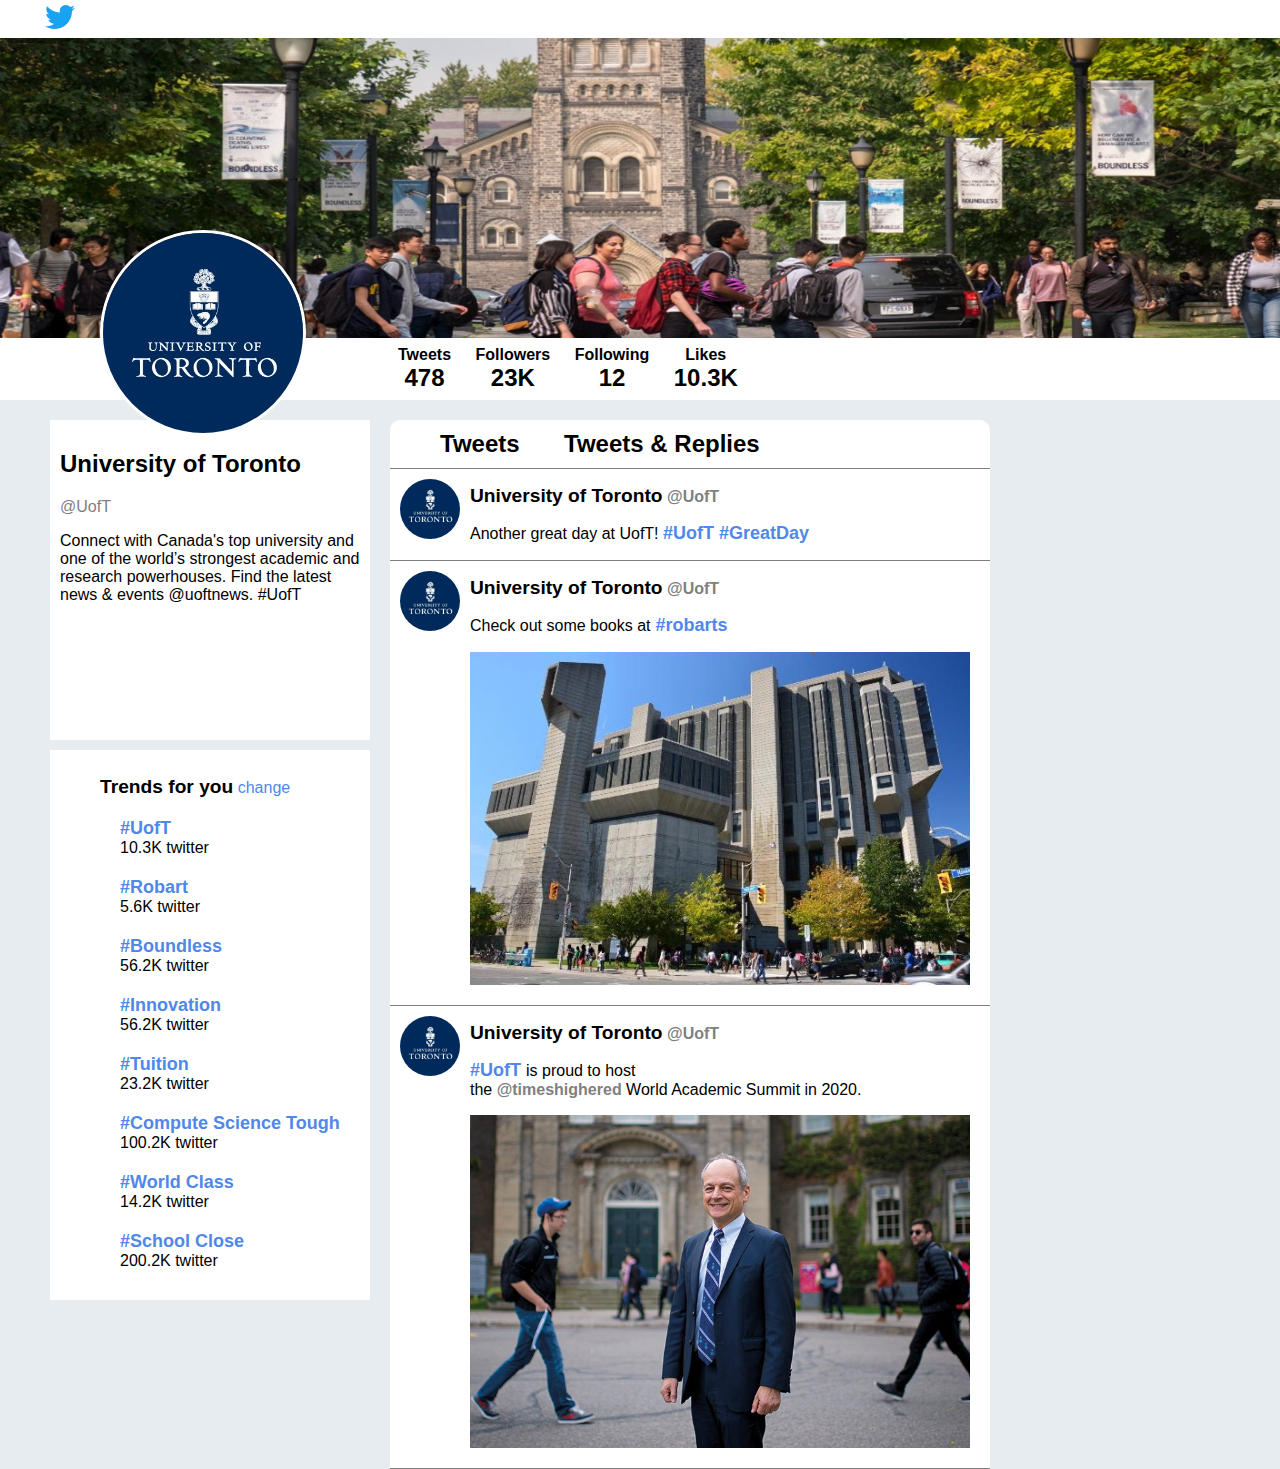
<file: csc309/e1/e1.html>
<!DOCTYPE html>
<html lang="en">
 
 <head>
 	<meta charset="utf-8">
    <title>Exercise 1: Twitter Layout</title>
    <link rel="stylesheet" type="text/css" href="e1_style.css">
 </head>

 <body>
 	
 	<!-- The header -->
 	<div id="header">
 		<!-- Twitter logo goes in here -->
		<div><img class="birdLogo" src="bird.png"></div>
		<!--<div><img class="birdLogo" src="bird.png"></div>-->
		<!--<div><img class="birdLogo" src="bird.png"></div>-->
		<!--<div><img class="birdLogo" src="bird.png"></div>-->
		<!--<div><img class="birdLogo" src="bird.png"></div>-->


 		
 	</div>

	<!-- The big banner image -->
 	<div id="banner"> <!-- Just holds the banner image, don't need to style this div. -->

 		<!-- Banner image goes in here -->

		<div><img class="bannerPic" src="uoft_banner.jpeg"></div>

 	</div>

 	<div id="profileStats">
 		<ul>
 			<!-- Style the list element: Label and number -->
 			<li>Tweets<br><span class="profileStatsNumber">478</span></li>

 			<!-- Add the rest of the stats below -->
			<li>Followers<br><span class="profileStatsNumber">23K</span></li>
			<li>Following<br><span class="profileStatsNumber">12</span></li>
			<li>Likes<br><span class="profileStatsNumber">10.3K</span></li>

 		</ul>
 	</div>

 	<!-- The Profile Info Section -->
 	<div id="profileInfo">
 		<h2>University of Toronto</h2>
 		<p class="grey">@UofT</p>
 		<p>
 			Connect with Canada's top university and one of the world’s strongest academic and research powerhouses. Find the latest news & events @uoftnews. #UofT
		</p>
 	</div>



 	<!-- The Timeline Section -->
 	<div id='timeline'>

 		<div class='timelineHeader'>
 			<ul>
	 			<li><a href="">Tweets</a></li>
	 			<li><a href="">Tweets & Replies</a></li>
 			</ul>
 		</div>

 		<!-- First tweet -->
 		<div class='tweet timelineHeader' >
 			<!-- Put the tweet icon and content in this div.
 			You should have two divs inside this div: one that is a container for the tweet icon,
 			and one that has the content of the tweet.
 			Remember to look in the starter CSS for appropriate class names that 
 			match these descriptions. -->
			<div class='tweetIconContainer'> <img class='tweetIcon'src="uoft.jpg"></div>
			<div class='tweetContent'>

				<p><span class="large-bold" >University of Toronto</span> <span class="grey">@UofT</span></p>
				<p>Another great day at UofT! <span class="hashtag">#UofT #GreatDay</span> </p>


			</div>

 		</div>

 		<!-- Second tweet -->
 		<div class='tweet timelineHeader'>
 			<!-- Reuse all of the tweet classes from the one above, 
 			and just change the content of the tweet. -->

			<div class='tweetIconContainer'> <img class='tweetIcon'src="uoft.jpg"></div>
			<div class='tweetContent'>

				<p><span class="large-bold" >University of Toronto</span> <span class="grey">@UofT</span></p>
				<p>Check out some books at<span class="hashtag"> #robarts</span> </p>
				<p><img class="tweetContentPicture" src="robarts.jpg"></p>

			</div>

 		</div>

		<!-- Add your own tweet below -->
		<div class='tweet timelineHeader'>
			<!-- Reuse all of the tweet classes from the one above,
            and just change the content of the tweet. -->

			<div class='tweetIconContainer'> <img class='tweetIcon'src="uoft.jpg"></div>
			<div class='tweetContent'>

				<p><span class="large-bold" >University of Toronto</span> <span class="grey">@UofT</span></p>
				<p><span class="hashtag">#UofT </span> is proud to host<br> the <span class="grey">@timeshighered</span>
					World Academic Summit in 2020.<br></p>
				<p><img class="tweetContentPicture" src="summit.jpg"></p>

			</div>

		</div>




 	</div>


	<!-- profile image-->
	<img id="bigProfilePicCircle"src="uoft.jpg">


	<!--Your trending-->
	<div id="your_trending_info">
		<ul>
			<!-- a single trending information -->
			<li><span class="large-bold">Trends for you</span>  <a href=" " class="hashtag">change</a> </li>

			<!-- Add the rest of the stats below -->
			<li class="list_tile"><span class="hashtag">#UofT</span><br>  10.3K twitter</li>
			<li class="list_tile"><span class="hashtag">#Robart</span><br>  5.6K twitter</li>
			<li class="list_tile"><span class="hashtag">#Boundless</span><br>  56.2K twitter</li>
			<li class="list_tile"><span class="hashtag">#Innovation</span><br>  56.2K twitter</li>
			<li class="list_tile"><span class="hashtag">#Tuition</span><br>  23.2K twitter</li>
			<li class="list_tile"><span class="hashtag">#Compute Science Tough</span><br>  100.2K twitter</li>
			<li class="list_tile"><span class="hashtag">#World Class</span><br>  14.2K twitter</li>
			<li class="list_tile"><span class="hashtag">#School Close</span><br>  200.2K twitter</li>
		</ul>

	</div>

 </body>
</html>
</file>
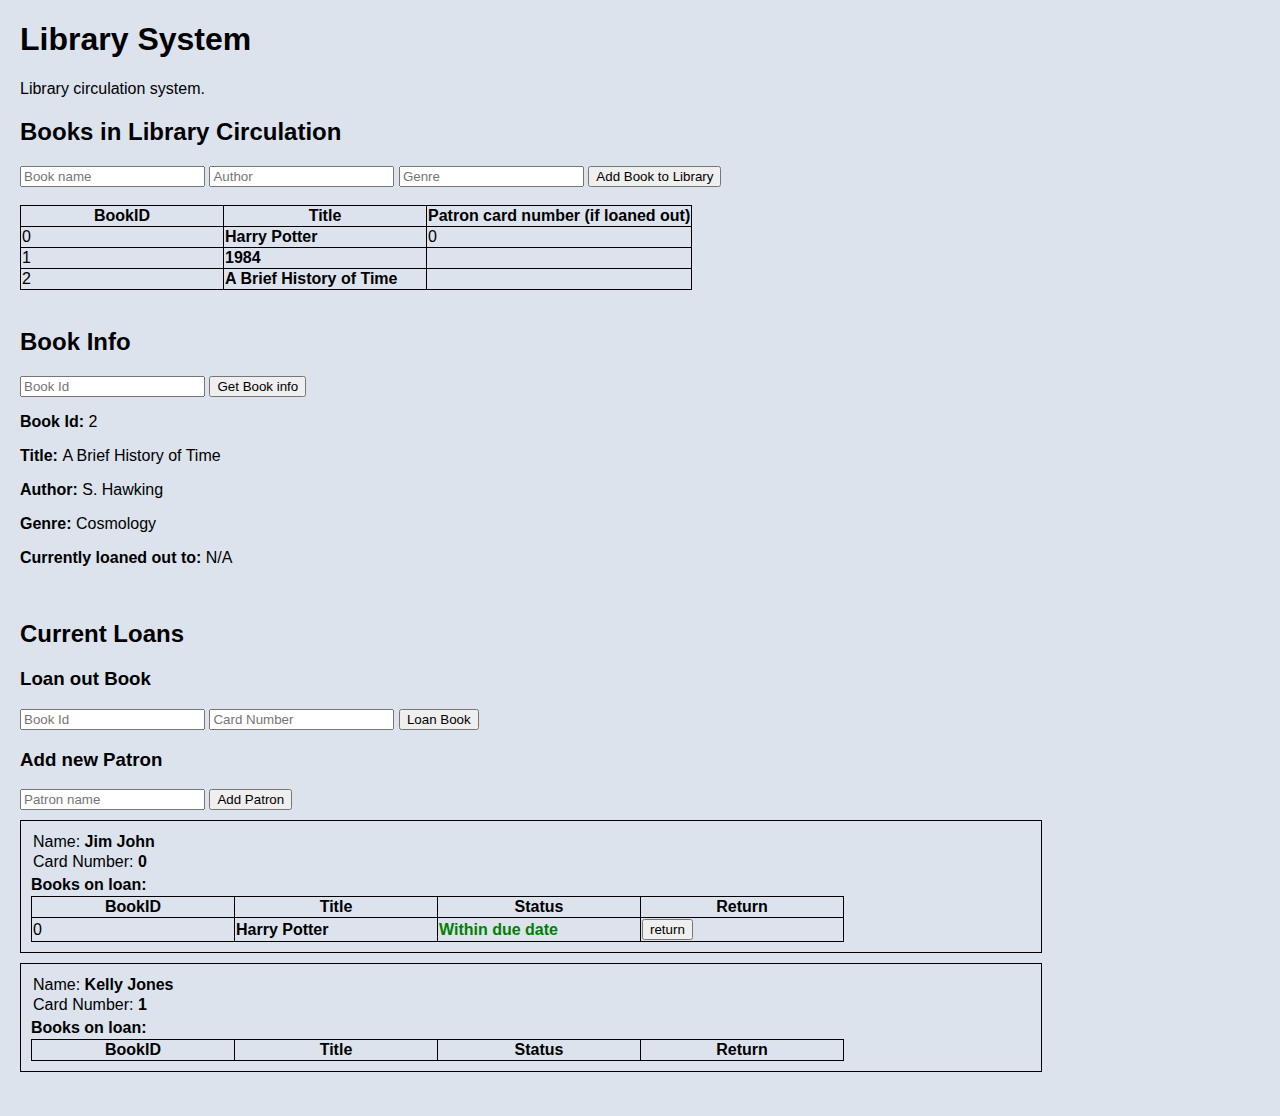
<file: csc309/e2/e2_library.html>
<!DOCTYPE html>
<html lang="en">
 <head>
 	<meta charset="utf-8">
    <title>Library</title>
    <link rel="stylesheet" type="text/css" href="e2_style.css">
 </head>
 <body>
 	<h1>Library System</h1>
 	<p>Library circulation system.</p>

 	<h2>Books in Library Circulation</h2>
 	<form id='bookAddForm'>
 		<input id='newBookName' type="text" placeholder="Book name">
 		<input id='newBookAuthor' type="text" placeholder="Author">
 		<input id='newBookGenre' type="text" placeholder="Genre">
 		<input type="submit" value="Add Book to Library">
 	</form>
 	<br>
 	<table id='bookTable'>
 		<tbody>
	 		<tr>
	 			<th>
	 				BookID
	 			</th>
	 			<th>
	 				Title
	 			</th>
	 			<th>
	 				Patron card number (if loaned out)
	 			</th>
	 		</tr>
	 		<tr>
	 			<td>
	 				0
	 			</td>
	 			<td>
	 				<strong>Harry Potter</strong>
	 			</td>
	 			<td>
	 				0
	 			</td>
	 		</tr>
	 		<tr>
	 		 	<td>
	 				1
	 			</td>
	 		 	<td>
	 				<strong>1984</strong>
	 			</td>
	 			<td>
	 				
	 			</td>
	 		</tr>
	 		<tr>
	 			<td>
	 				2
	 			</td>
	 		 	<td>
	 				<strong>A Brief History of Time</strong>
	 			</td>
	 			<td>
	 				
	 			</td>
	 		</tr>
 		</tbody>
 	</table>

 	<br>

 	<h2>Book Info</h2>
 	<form id='bookInfoForm'>
 		<input id='bookInfoId' type="text" placeholder="Book Id">
 		<input type="submit" value="Get Book info">
 	</form>

 	<div id=bookInfo>
 		<p>Book Id: <span>2</span></p>
 		<p>Title: <span>A Brief History of Time	</span></p>
 		<p>Author: <span>S. Hawking</span></p>
 		<p>Genre: <span>Cosmology</span></p>
 		<p>Currently loaned out to: <span>N/A</span></p>
 	</div>

 	<br>
 	<h2>Current Loans</h2>

 	<h3>Loan out Book</h3>
 	<form id='bookLoanForm'>
 		<input id='loanBookId' type="text" placeholder="Book Id">
 		<input id='loanCardNum' type="text"  placeholder="Card Number">
 		<!-- <input id='bookGenre' type="text" name="bookGenre" placeholder="Genre"> -->
 		<input type="submit" value="Loan Book">
 	</form>

 	<h3>Add new Patron</h3>
 	<form id='patronAddForm'>
 		<input id='newPatronName' type="text" name="patronName" placeholder="Patron name">
 		<input type="submit" value="Add Patron">
 	</form>

 	<div id=patrons>
	 	<div class='patron'>
	 		<p>Name: <span class='bold'>Jim John</span></p>
	 		<p>Card Number: <span class='bold'>0</span></p>
	 		<h4>Books on loan:</h4>
	 		<table class='patronLoansTable'>
	 			<tbody>
			 		<tr>
			 			<th>
			 				BookID
			 			</th>
			 			<th>
			 				Title
			 			</th>
			 			<th>	
			 				Status
			 			</th>
			 			<th>	
			 				Return
			 			</th>
			 			
			 		</tr>
			 		<tr>
			 			<td>
			 				0
			 			</td>
			 			<td>
			 				<strong>Harry Potter</strong>
			 			</td>
			 			<td>
			 				<span class='green'>Within due date</span>
			 			</td>
			 			<td>
		 					<button class='return'>return</button>
		 				</td>
			 		</tr>
		 		</tbody>
	 		</table>
	 	</div>
	 	<div class='patron'>
	 		<p>Name: <span>Kelly Jones</span></p>
	 		<p>Card Number: <span>1</span></p>
	 		<h4>Books on loan:</h4>
	 		<table class='patronLoansTable'>
	 			<tbody>
			 		<tr>
			 			<th>
			 				BookID
			 			</th>
			 			<th>
			 				Title
			 			</th>
			 			<th>	
			 				Status
			 			</th>	
			 			<th>	
			 				Return
			 			</th>
			 		</tr>
		 		</tbody>
	 		</table>
	 	</div>
 	</div>

 	<br><br>

 	<script type="text/javascript" src="e2_library.js"></script>
 </body>
</html>
</file>
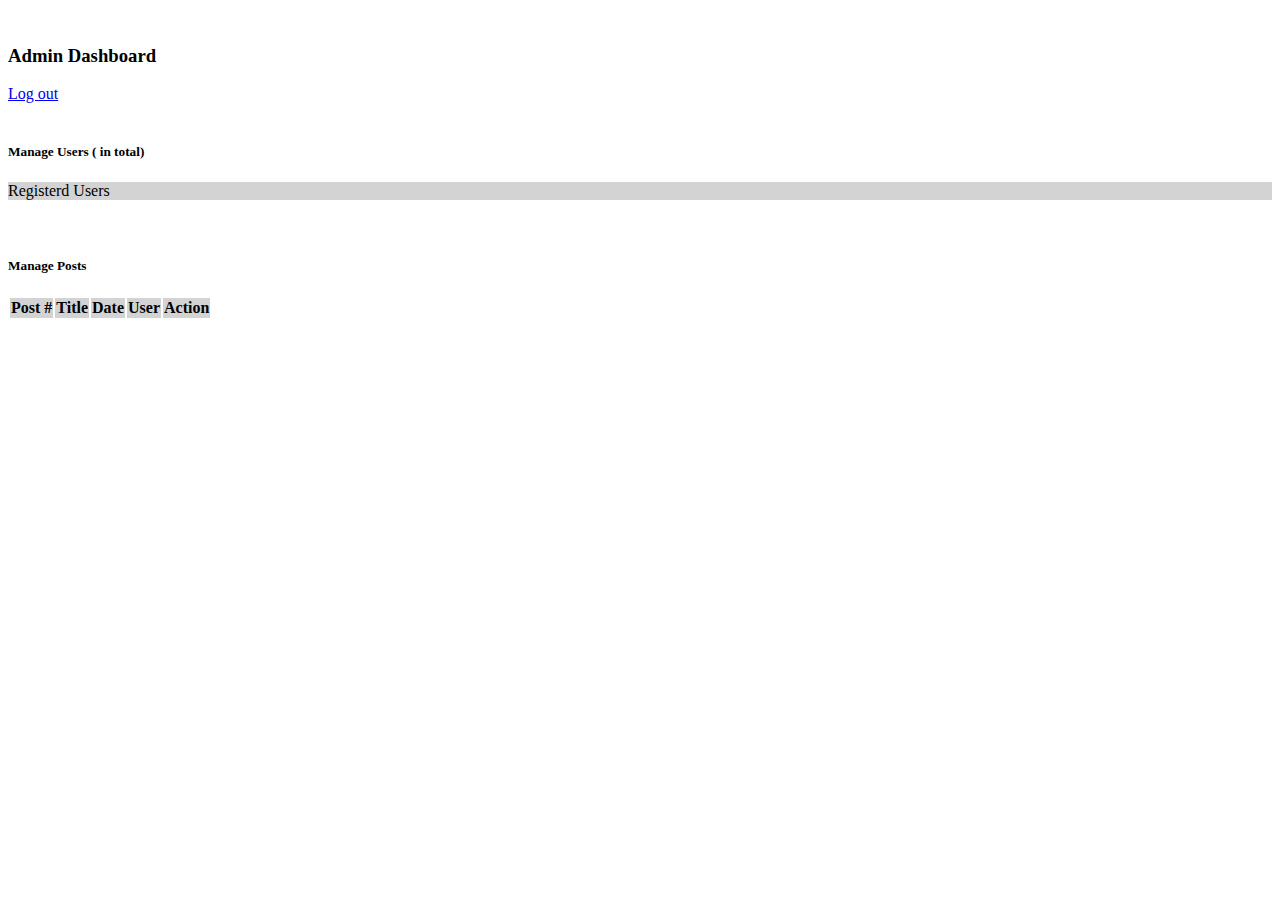
<file: csc309/team32-phase-1/admin.html>
<!DOCTYPE html>
<html lang="en">
    <head>
        <meta charset="utf-8">
        <title>Admin Page</title>
        <link rel="stylesheet" href="https://stackpath.bootstrapcdn.com/bootstrap/4.1.3/css/bootstrap.min.css" integrity="sha384-MCw98/SFnGE8fJT3GXwEOngsV7Zt27NXFoaoApmYm81iuXoPkFOJwJ8ERdknLPMO" crossorigin="anonymous">
        <link rel="stylesheet" type="text/css" href="css/admin.css">
        <meta name="viewport" content="width=device-width, initial-scale=1, shrink-to-fit=no">
    </head>
    <body>
        <div class="container-fluid">
            <br>

            <div class="row" id="headerSection">
                <div class="col-md-1">
                </div>

                <h3 class="col-md-9">
                    Admin Dashboard
                </h3>

                <div class="col-md-2">
                    <a class="btn btn-light" href="login.html">Log out</a>
                </div>
            </div>
            <br>
            <div>
                
            </div>

            <div class="row">
                <div class="col-md-1">
                </div>
                <div class="col-md-10">
                    <h5>
                        Manage Users (<span id=totalUserNum></span> in total)
                    </h5>
                    
                    <div class="list-group" id="manageUser">
                        <div class="list-group-item light" id="manageUserDiv">Registerd Users</div>
                    </div>

                    <br>
                </div>
                <div class="col-md-1">
                </div>
            </div>
            <br>
            
            <div id="managePost"class="row">
                <div class="col-md-1">
                </div>
                <div class="col-md-10">
                    <h5>
                        Manage Posts
                    </h5>
                    <table class="table">
                        <thead>
                            <tr class="light">
                                <th>
                                    Post #
                                </th>
                                <th>
                                    Title
                                </th>
                                <th>
                                    Date
                                </th>
                                <th>
                                    User
                                </th>
                                <th>
                                    Action
                                </th>
                            </tr>
                        </thead>
                        <tbody>
                        </tbody>
                    </table>
                </div>
                <div class="col-md-1">
                </div>
            </div>
        </div>
        <script src="https://code.jquery.com/jquery-3.2.1.slim.min.js" integrity="sha384-KJ3o2DKtIkvYIK3UENzmM7KCkRr/rE9/Qpg6aAZGJwFDMVNA/GpGFF93hXpG5KkN"
            crossorigin="anonymous"></script>
        <script src="https://cdnjs.cloudflare.com/ajax/libs/popper.js/1.12.9/umd/popper.min.js" integrity="sha384-ApNbgh9B+Y1QKtv3Rn7W3mgPxhU9K/ScQsAP7hUibX39j7fakFPskvXusvfa0b4Q"
            crossorigin="anonymous"></script>
        <script src="https://maxcdn.bootstrapcdn.com/bootstrap/4.0.0/js/bootstrap.min.js" integrity="sha384-JZR6Spejh4U02d8jOt6vLEHfe/JQGiRRSQQxSfFWpi1MquVdAyjUar5+76PVCmYl"
            crossorigin="anonymous"></script>
        <script type="text/javascript" src="js/admin.js"></script>
    </body>
</html>
</file>
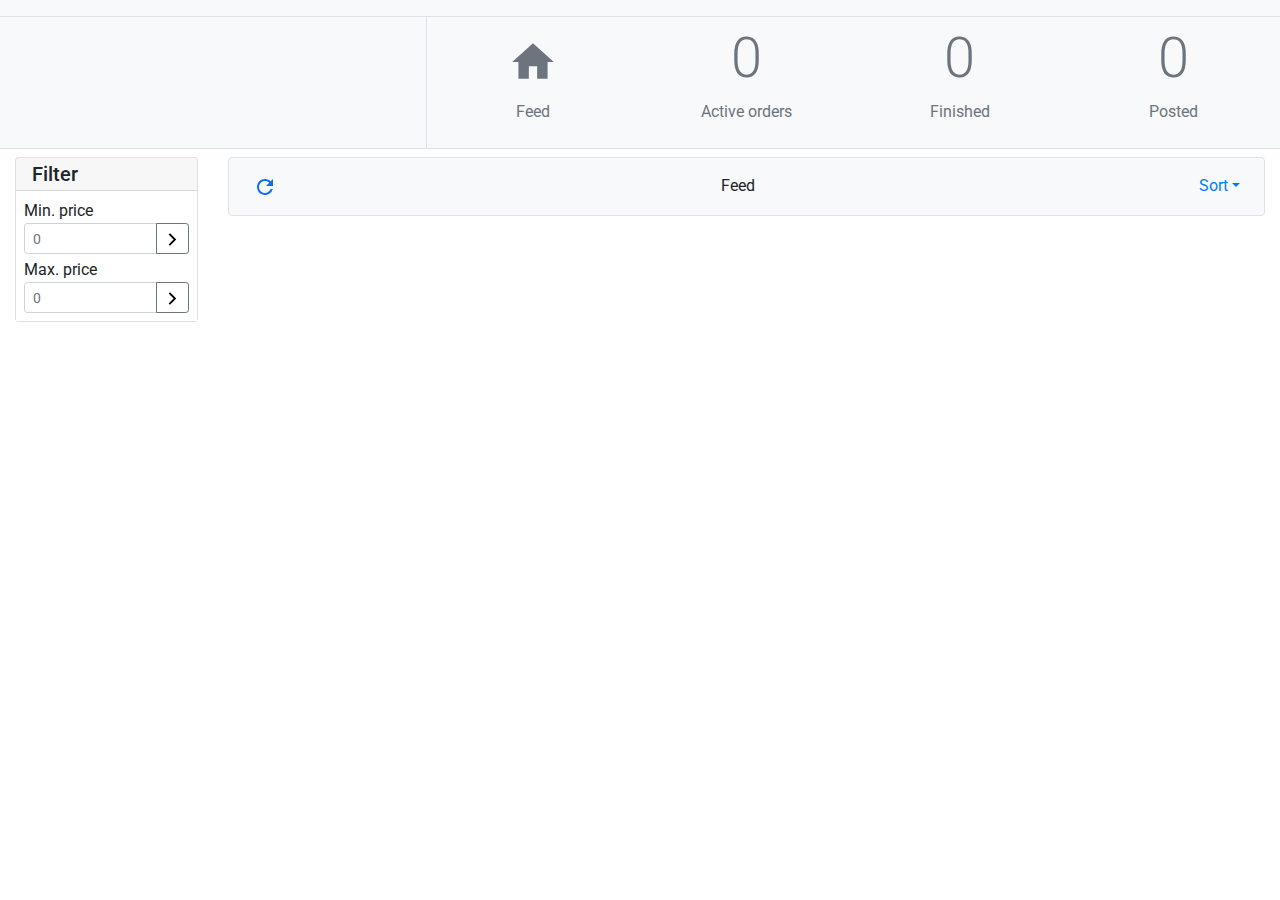
<file: csc309/team32-phase-1/feedpage_buyer.html>
<!DOCTYPE html>
<html lang="en">

<head>
    <meta charset="utf-8">
    <title>Feedpage | Market for the poor</title>
    <link rel="stylesheet" type="text/css" href="css/feedpage.css">
    <link rel="stylesheet" type="text/css" href="css/nav.css">
    <link href="https://fonts.googleapis.com/css?family=Roboto" rel="stylesheet">
    <meta name="viewport" content="width=device-width, initial-scale=1, shrink-to-fit=no">
    <!-- Bootstrap CSS -->
    <link rel="stylesheet" href="https://stackpath.bootstrapcdn.com/bootstrap/4.3.1/css/bootstrap.min.css" integrity="sha384-ggOyR0iXCbMQv3Xipma34MD+dH/1fQ784/j6cY/iJTQUOhcWr7x9JvoRxT2MZw1T"
        crossorigin="anonymous">
</head>

<body>
    <nav class="navbar sticky-top navbar-expand bg-light" id="topNav"></nav>
    <div class="modal fade" id="modal" tabindex="-1" role="dialog" aria-labelledby="exampleModalLabel" aria-hidden="true"></div>

    <div class="container-fluid">
        <div class="row mt-0 mb-2 border-bottom border-top bg-light" id="infoHeader">
            <!-- Jumbotron row -->
            <div class="col-md-4 border-right pt-3 text-secondary" id="dollarCol"></div>
            <div class="col-md-8" id="feedNavCol">
                <!-- Jumbo-button column -->
                <div class="row">
                    <!-- Button icon row -->
                    <a href="feedpage_buyer.html" class="col-3 nav-link text-secondary">
                        <div class="row">
                            <div class="col-md-12">
                                <h1 class="display-4 d-none d-lg-block text-center">
                                    <svg xmlns="http://www.w3.org/2000/svg" width="50" height="50" viewBox="0 0 24 24">
                                        <path d="M10 20v-6h4v6h5v-8h3L12 3 2 12h3v8z" fill="#6c757d" />
                                        <path d="M0 0h24v24H0z" fill="none" />
                                    </svg>
                                </h1>
                                <h1 class="display-4 d-lg-none d-md-block text-center">
                                    <svg xmlns="http://www.w3.org/2000/svg" width="40" height="40" viewBox="0 0 24 24">
                                        <path d="M10 20v-6h4v6h5v-8h3L12 3 2 12h3v8z" fill="#6c757d" />
                                        <path d="M0 0h24v24H0z" fill="none" />
                                    </svg>
                                </h1>
                            </div>
                        </div>
                        <div class="row">
                            <div class="col-md-12">
                                <p class="text-center" id="feedName">Feed</p>
                            </div>
                        </div>
                    </a>

                    <a href="orderpage_buyer.html#activeOrders" class="col-3 nav-link text-secondary">
                        <div class="row">
                            <div class="col-md-12">
                                <h1 class="display-4 d-none d-lg-block text-center activeNum">0</h1>
                                <h1 class="mt-3 d-lg-none d-md-block text-center activeNum">0</h1>
                            </div>
                        </div>
                        <div class="row">
                            <div class="col-md-12">
                                <p class="text-center">Active orders</p>
                            </div>
                        </div>
                    </a>

                    <a href="orderpage_buyer.html#finishedOrders" class="col-3 nav-link text-secondary">
                        <div class="row">
                            <div class="col-md-12">
                                <h1 class="display-4 d-none d-lg-block text-center finishedNum">0</h1>
                                <h1 class="mt-3 d-lg-none d-md-block text-center finishedNum">0</h1>
                            </div>
                        </div>
                        <div class="row">
                            <div class="col-md-12">
                                <p class="text-center">Finished</p>
                            </div>
                        </div>
                    </a>

                    <a href="orderpage_buyer.html#posted" class="col-3 nav-link text-secondary">
                        <div class="row">
                            <div class="col-md-12">
                                <h1 class="display-4 d-none d-lg-block text-center postedNum">0</h1>
                                <h1 class="mt-3 d-lg-none d-md-block text-center postedNum">0</h1>
                            </div>
                        </div>
                        <div class="row">
                            <div class="col-md-12">
                                <p class="text-center">Posted</p>
                            </div>
                        </div>
                    </a>
                </div> <!-- End of button icon row -->
            </div> <!-- End of Jumbo-button -->
        </div> <!-- End of Jumbotron row -->
        <div class="row">
            <div class="col-md-2">
                <div class="card bg-default" id="collapseCard">
                    <h5 class="card-header p-1 pl-3 pr-3" data-toggle="collapse" data-target="#collapseFilter"
                        aria-expanded="true" aria-controls="collapseFilter">
                        <span class="d-none d-md-block">Filter</span>
                        <span class="d-md-none d-sm-block">Filter <small>(Click)</small></span>
                    </h5>
                    <div class="card-body p-0 collapse show" id="collapseFilter" aria-labelledby="collapseFilter" data-parent="#collapseCard">
                        <ul class="list-group list-group-flush" id="filterContainer">
                            <li class="list-group-item justify-content-between align-items-center p-2" id="priceFilter">
                                <span>Min. price</span>
                                <div class="input-group input-group-sm mb-1">
                                    <input id="minPriceInput" type="text" class="form-control" placeholder="0" aria-label="Minimal price filter" aria-describedby="basic-addon2">
                                    <div class="input-group-append">
                                        <button id="minPriceBtn" class="btn btn-outline-secondary" type="button">
                                            <svg xmlns="http://www.w3.org/2000/svg" width="15" height="15" viewBox="0 0 24 24">
                                                <path d="M5.88 4.12L13.76 12l-7.88 7.88L8 22l10-10L8 2z" />
                                                <path fill="none" d="M0 0h24v24H0z" />
                                            </svg>
                                        </button>
                                    </div>
                                </div>
                                <span>Max. price</span>
                                <div class="input-group input-group-sm">
                                    <input id="maxPriceInput" type="text" class="form-control" placeholder="0" aria-label="Maximum price filter" aria-describedby="basic-addon2">
                                    <div class="input-group-append">
                                        <button id="maxPriceBtn" class="btn btn-outline-secondary" type="button">
                                            <svg xmlns="http://www.w3.org/2000/svg" width="15" height="15" viewBox="0 0 24 24">
                                                <path d="M5.88 4.12L13.76 12l-7.88 7.88L8 22l10-10L8 2z" />
                                                <path fill="none" d="M0 0h24v24H0z" />
                                            </svg>
                                        </button>
                                    </div>
                                </div>
                            </li>
                        </ul>
                    </div>
                    <!-- <div class="card-footer">End of the filter</div> -->
                </div>
            </div>
            <div class="col-md-10">
                <div class="d-flex border-bottom sticky-top sticky-offset bg-light rounded border">
                    <div id="refreshBtn" class="p-2">
                        <a class="nav-link" href="#">
                            <!-- Refresh! -->
                            <svg xmlns="http://www.w3.org/2000/svg" width="24" height="24" viewBox="0 0 24 24">
                                <path d="M17.65 6.35C16.2 4.9 14.21 4 12 4c-4.42 0-7.99 3.58-7.99 8s3.57 8 7.99 8c3.73 0 6.84-2.55 7.73-6h-2.08c-.82 2.33-3.04 4-5.65 4-3.31 0-6-2.69-6-6s2.69-6 6-6c1.66 0 3.14.69 4.22 1.78L13 11h7V4l-2.35 2.35z"
                                    fill="rgb(16,108,255)" />
                                <path d="M0 0h24v24H0z" fill="none" />
                            </svg>
                        </a>
                    </div>
                    <div class="p-2 mr-auto ml-auto">
                        <p class="m-0 mt-2">Feed</p>
                    </div>
                    <div class="p-2 dropdown">
                        <a id="sortTitle"" class="nav-link dropdown-toggle" href="#" id="navbarDropdownMenuLink"
                            data-toggle="dropdown">Sort</a>
                        <div id="sortOptionContainer" class="dropdown-menu dropdown-menu-right" aria-labelledby="navbarDropdownMenuLink">
                            <a id="sortNo" class="dropdown-item" href="#">Default order</a>                            
                            <div class="dropdown-divider"></div>                            
                            <a id="sortNew" class="dropdown-item" href="#">Newest first</a>
                            <a id="sortOld" class="dropdown-item" href="#">Oldest first</a>
                            <div class="dropdown-divider"></div>
                            <a id="sortHigh" class="dropdown-item" href="#">Highest price first</a>
                            <a id="sortLow" class="dropdown-item" href="#">Lowest price first</a>
                        </div>
                    </div>
                </div>
                <div id="productContainer"></div>
            </div>
        </div>
    </div>
    <script src="https://code.jquery.com/jquery-3.2.1.slim.min.js" integrity="sha384-KJ3o2DKtIkvYIK3UENzmM7KCkRr/rE9/Qpg6aAZGJwFDMVNA/GpGFF93hXpG5KkN"
        crossorigin="anonymous"></script>
    <script src="https://cdnjs.cloudflare.com/ajax/libs/popper.js/1.12.9/umd/popper.min.js" integrity="sha384-ApNbgh9B+Y1QKtv3Rn7W3mgPxhU9K/ScQsAP7hUibX39j7fakFPskvXusvfa0b4Q"
        crossorigin="anonymous"></script>
    <script src="https://maxcdn.bootstrapcdn.com/bootstrap/4.0.0/js/bootstrap.min.js" integrity="sha384-JZR6Spejh4U02d8jOt6vLEHfe/JQGiRRSQQxSfFWpi1MquVdAyjUar5+76PVCmYl"
        crossorigin="anonymous"></script>

    <script type="text/javascript" src="js/nav_buyer.js"></script>
    <script type="text/javascript" src="js/post.js"></script>
    <script type="text/javascript" src="js/feedpage.js"></script>
</body>

</html>
</file>
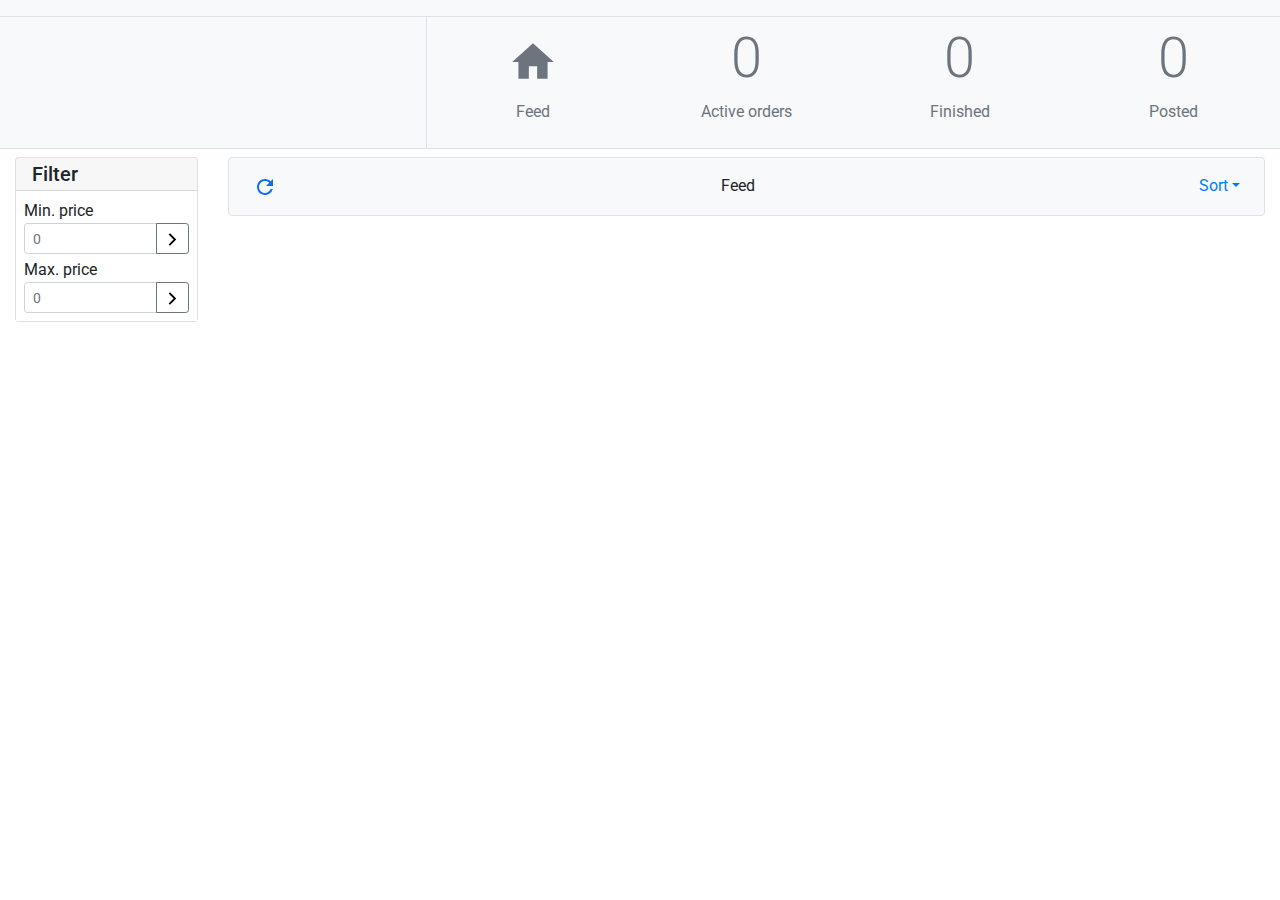
<file: csc309/team32-phase-1/feedpage_seller.html>
<!DOCTYPE html>
<html lang="en">

<head>
    <meta charset="utf-8">
    <title>Feedpage | Market for the poor</title>
    <link rel="stylesheet" type="text/css" href="css/feedpage.css">
    <link rel="stylesheet" type="text/css" href="css/nav.css">
    <link href="https://fonts.googleapis.com/css?family=Roboto" rel="stylesheet">
    <meta name="viewport" content="width=device-width, initial-scale=1, shrink-to-fit=no">
    <!-- Bootstrap CSS -->
    <link rel="stylesheet" href="https://stackpath.bootstrapcdn.com/bootstrap/4.3.1/css/bootstrap.min.css" integrity="sha384-ggOyR0iXCbMQv3Xipma34MD+dH/1fQ784/j6cY/iJTQUOhcWr7x9JvoRxT2MZw1T"
        crossorigin="anonymous">
</head>

<body>
    <nav class="navbar sticky-top navbar-expand bg-light" id="topNav"></nav>
    <div class="modal fade" id="modal" tabindex="-1" role="dialog" aria-labelledby="exampleModalLabel" aria-hidden="true"></div>

    <div class="container-fluid">
        <div class="row mt-0 mb-2 border-bottom border-top bg-light" id="infoHeader">
            <!-- Jumbotron row -->
            <div class="col-md-4 border-right pt-3 text-secondary" id="dollarCol"></div>
            <div class="col-md-8" id="feedNavCol">
                <!-- Jumbo-button column -->
                <div class="row">
                    <!-- Button icon row -->
                    <a href="feedpage_seller.html" class="col-3 nav-link text-secondary">
                        <div class="row">
                            <div class="col-md-12">
                                <h1 class="display-4 d-none d-lg-block text-center">
                                    <svg xmlns="http://www.w3.org/2000/svg" width="50" height="50" viewBox="0 0 24 24">
                                        <path d="M10 20v-6h4v6h5v-8h3L12 3 2 12h3v8z" fill="#6c757d" />
                                        <path d="M0 0h24v24H0z" fill="none" />
                                    </svg>
                                </h1>
                                <h1 class="display-4 d-lg-none d-md-block text-center">
                                    <svg xmlns="http://www.w3.org/2000/svg" width="40" height="40" viewBox="0 0 24 24">
                                        <path d="M10 20v-6h4v6h5v-8h3L12 3 2 12h3v8z" fill="#6c757d" />
                                        <path d="M0 0h24v24H0z" fill="none" />
                                    </svg>
                                </h1>
                            </div>
                        </div>
                        <div class="row">
                            <div class="col-md-12">
                                <p class="text-center" id="feedName">Feed</p>
                            </div>
                        </div>
                    </a>

                    <a href="orderpage_seller.html#activeOrders" class="col-3 nav-link text-secondary">
                        <div class="row">
                            <div class="col-md-12">
                                <h1 class="display-4 d-none d-lg-block text-center activeNum">0</h1>
                                <h1 class="mt-3 d-lg-none d-md-block text-center activeNum">0</h1>
                            </div>
                        </div>
                        <div class="row">
                            <div class="col-md-12">
                                <p class="text-center">Active orders</p>
                            </div>
                        </div>
                    </a>

                    <a href="orderpage_seller.html#finishedOrders" class="col-3 nav-link text-secondary">
                        <div class="row">
                            <div class="col-md-12">
                                <h1 class="display-4 d-none d-lg-block text-center finishedNum">0</h1>
                                <h1 class="mt-3 d-lg-none d-md-block text-center finishedNum">0</h1>
                            </div>
                        </div>
                        <div class="row">
                            <div class="col-md-12">
                                <p class="text-center">Finished</p>
                            </div>
                        </div>
                    </a>

                    <a href="orderpage_seller.html#posted" class="col-3 nav-link text-secondary">
                        <div class="row">
                            <div class="col-md-12">
                                <h1 class="display-4 d-none d-lg-block text-center postedNum">0</h1>
                                <h1 class="mt-3 d-lg-none d-md-block text-center postedNum">0</h1>
                            </div>
                        </div>
                        <div class="row">
                            <div class="col-md-12">
                                <p class="text-center">Posted</p>
                            </div>
                        </div>
                    </a>
                </div> <!-- End of button icon row -->
            </div> <!-- End of Jumbo-button -->
        </div> <!-- End of Jumbotron row -->
        <div class="row">
            <div class="col-md-2">
                <div class="card bg-default" id="collapseCard">
                    <h5 class="card-header p-1 pl-3 pr-3" data-toggle="collapse" data-target="#collapseFilter"
                        aria-expanded="true" aria-controls="collapseFilter">
                        <span class="d-none d-md-block">Filter</span>
                        <span class="d-md-none d-sm-block">Filter <small>(Click)</small></span>
                    </h5>
                    <div class="card-body p-0 collapse show" id="collapseFilter" aria-labelledby="collapseFilter" data-parent="#collapseCard">
                        <ul class="list-group list-group-flush" id="filterContainer">
                            <li class="list-group-item justify-content-between align-items-center p-2" id="priceFilter">
                                <span>Min. price</span>
                                <div class="input-group input-group-sm mb-1">
                                    <input id="minPriceInput" type="text" class="form-control" placeholder="0" aria-label="Minimal price filter" aria-describedby="basic-addon2">
                                    <div class="input-group-append">
                                        <button id="minPriceBtn" class="btn btn-outline-secondary" type="button">
                                            <svg xmlns="http://www.w3.org/2000/svg" width="15" height="15" viewBox="0 0 24 24">
                                                <path d="M5.88 4.12L13.76 12l-7.88 7.88L8 22l10-10L8 2z" />
                                                <path fill="none" d="M0 0h24v24H0z" />
                                            </svg>
                                        </button>
                                    </div>
                                </div>
                                <span>Max. price</span>
                                <div class="input-group input-group-sm">
                                    <input id="maxPriceInput" type="text" class="form-control" placeholder="0" aria-label="Maximum price filter" aria-describedby="basic-addon2">
                                    <div class="input-group-append">
                                        <button id="maxPriceBtn" class="btn btn-outline-secondary" type="button">
                                            <svg xmlns="http://www.w3.org/2000/svg" width="15" height="15" viewBox="0 0 24 24">
                                                <path d="M5.88 4.12L13.76 12l-7.88 7.88L8 22l10-10L8 2z" />
                                                <path fill="none" d="M0 0h24v24H0z" />
                                            </svg>
                                        </button>
                                    </div>
                                </div>
                            </li>
                        </ul>
                    </div>
                    <!-- <div class="card-footer">End of the filter</div> -->
                </div>
            </div>
            <div class="col-md-10">
                <div class="d-flex border-bottom sticky-top sticky-offset bg-light rounded border">
                    <div id="refreshBtn" class="p-2">
                        <a class="nav-link" href="#">
                            <!-- Refresh! -->
                            <svg xmlns="http://www.w3.org/2000/svg" width="24" height="24" viewBox="0 0 24 24">
                                <path d="M17.65 6.35C16.2 4.9 14.21 4 12 4c-4.42 0-7.99 3.58-7.99 8s3.57 8 7.99 8c3.73 0 6.84-2.55 7.73-6h-2.08c-.82 2.33-3.04 4-5.65 4-3.31 0-6-2.69-6-6s2.69-6 6-6c1.66 0 3.14.69 4.22 1.78L13 11h7V4l-2.35 2.35z"
                                    fill="rgb(16,108,255)" />
                                <path d="M0 0h24v24H0z" fill="none" />
                            </svg>
                        </a>
                    </div>
                    <div class="p-2 mr-auto ml-auto">
                        <p class="m-0 mt-2">Feed</p>
                    </div>
                    <div class="p-2 dropdown">
                        <a id="sortTitle"" class="nav-link dropdown-toggle" href="#" id="navbarDropdownMenuLink"
                            data-toggle="dropdown">Sort</a>
                        <div id="sortOptionContainer" class="dropdown-menu dropdown-menu-right" aria-labelledby="navbarDropdownMenuLink">
                            <a id="sortNo" class="dropdown-item" href="#">Default order</a>                            
                            <div class="dropdown-divider"></div>                            
                            <a id="sortNew" class="dropdown-item" href="#">Newest first</a>
                            <a id="sortOld" class="dropdown-item" href="#">Oldest first</a>
                            <div class="dropdown-divider"></div>
                            <a id="sortHigh" class="dropdown-item" href="#">Highest price first</a>
                            <a id="sortLow" class="dropdown-item" href="#">Lowest price first</a>
                        </div>
                    </div>
                </div>
                <div id="productContainer"></div>
            </div>
        </div>
    </div>
    <script src="https://code.jquery.com/jquery-3.2.1.slim.min.js" integrity="sha384-KJ3o2DKtIkvYIK3UENzmM7KCkRr/rE9/Qpg6aAZGJwFDMVNA/GpGFF93hXpG5KkN"
        crossorigin="anonymous"></script>
    <script src="https://cdnjs.cloudflare.com/ajax/libs/popper.js/1.12.9/umd/popper.min.js" integrity="sha384-ApNbgh9B+Y1QKtv3Rn7W3mgPxhU9K/ScQsAP7hUibX39j7fakFPskvXusvfa0b4Q"
        crossorigin="anonymous"></script>
    <script src="https://maxcdn.bootstrapcdn.com/bootstrap/4.0.0/js/bootstrap.min.js" integrity="sha384-JZR6Spejh4U02d8jOt6vLEHfe/JQGiRRSQQxSfFWpi1MquVdAyjUar5+76PVCmYl"
        crossorigin="anonymous"></script>

    <script type="text/javascript" src="js/nav_seller.js"></script>
    <script type="text/javascript" src="js/post.js"></script>
    <script type="text/javascript" src="js/feedpage.js"></script>
</body>

</html>
</file>
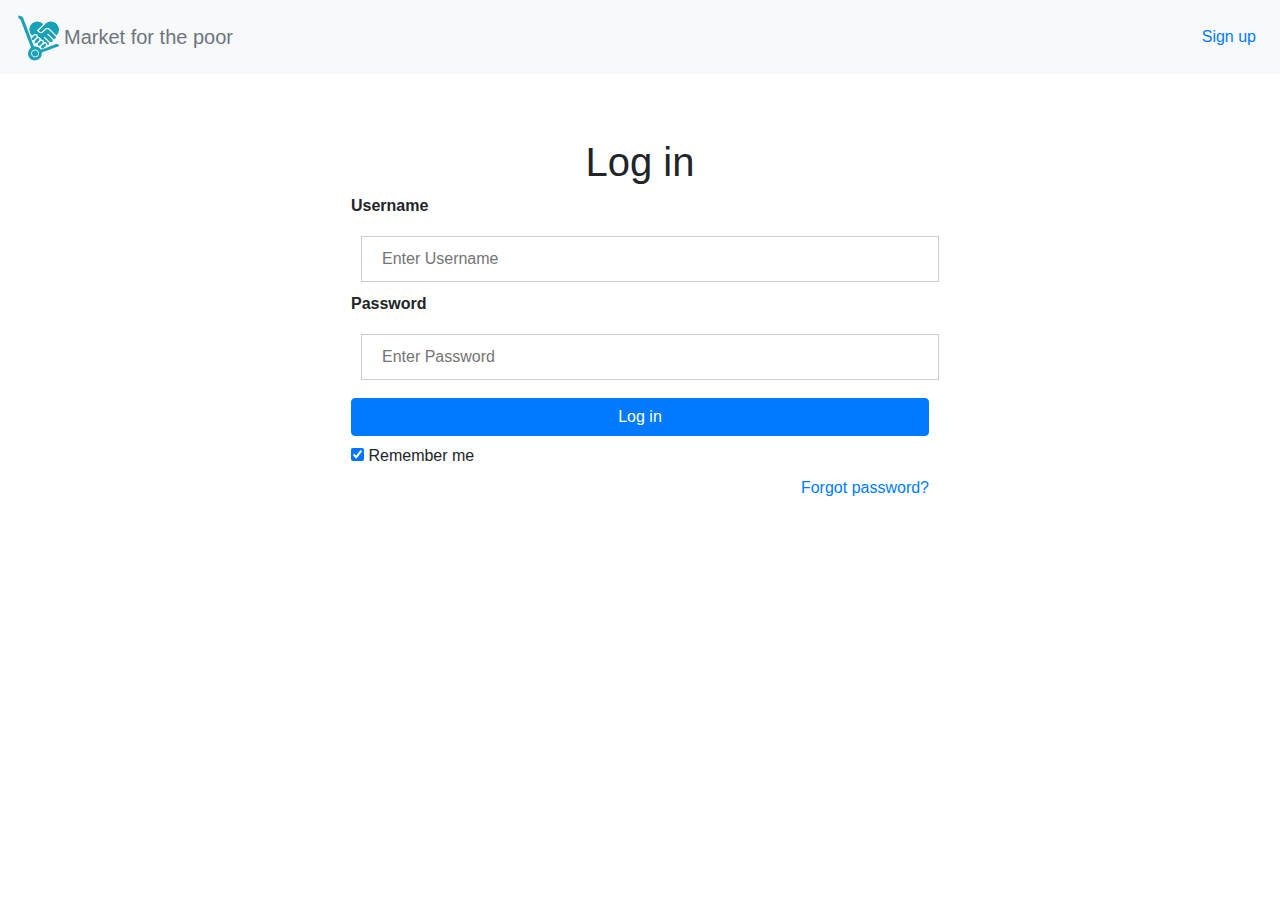
<file: csc309/team32-phase-1/login.html>
<!DOCTYPE html>
<html>

<head>
    <title>Log in | Market for the poor</title>
    <link rel="stylesheet" href="https://maxcdn.bootstrapcdn.com/bootstrap/4.3.1/css/bootstrap.min.css">
    <link rel="stylesheet" href="css/login.css">
</head>

<body>
    <nav class="navbar  navbar-expand bg-light" id="mainNav">

            <a class="navbar-brand text-muted d-flex" href="index.html">
                <span><svg xmlns:dc="http://purl.org/dc/elements/1.1/" xmlns:cc="http://creativecommons.org/ns#"
                        xmlns:rdf="http://www.w3.org/1999/02/22-rdf-syntax-ns#" xmlns:svg="http://www.w3.org/2000/svg"
                        xmlns="http://www.w3.org/2000/svg" xmlns:xlink="http://www.w3.org/1999/xlink" xmlns:sodipodi="http://sodipodi.sourceforge.net/DTD/sodipodi-0.dtd"
                        xmlns:inkscape="http://www.inkscape.org/namespaces/inkscape" width="48" height="48" viewBox="0 0 12.7 12.7"
                        version="1.1" id="svg8" inkscape:version="0.92.4 (5da689c313, 2019-01-14)" sodipodi:docname="logo.svg">
                        <defs id="defs2" />
                        <metadata id="metadata5">
                            <rdf:RDF>
                                <cc:Work rdf:about="">
                                    <dc:format>image/svg+xml</dc:format>
                                    <dc:type rdf:resource="http://purl.org/dc/dcmitype/StillImage" />
                                    <dc:title></dc:title>
                                </cc:Work>
                            </rdf:RDF>
                        </metadata>
                        <g inkscape:groupmode="layer" id="layer4" inkscape:label="heart svg" style="display:inline"
                            fill="#17a2b8">
                            <path style="display:inline;opacity:0.3260002;fill:#17a2b8;stroke-width:0.02469392" d="M 0.73638914,0.63303628 C 0.41665181,1.1805947 0.77412227,1.5459021 1.1970223,1.745924 2.14133,4.2144053 3.0827133,6.6840522 4.0137085,9.1575804 3.2210025,9.7236752 2.8938577,10.921075 3.4921153,11.746052 4.1800806,12.84337 5.980739,12.767378 6.5875712,11.602261 6.9081348,11.06788 6.6035316,10.549013 7.034963,10.378015 8.5101614,9.8325785 9.9886348,9.2958083 11.459765,8.7395181 10.93414,7.7763975 10.343056,8.4058526 9.6602858,8.5782604 8.6395093,8.9610347 7.6210892,9.3502436 6.5975293,9.7255043 6.1967337,9.1499395 5.5711118,8.8158737 4.8650874,8.8795801 4.5977868,8.820524 4.5922205,8.4169056 4.4758572,8.1390759 3.5797397,5.7749058 2.6831536,3.4109138 1.7864542,1.0469645 Z M 5.0281167,9.6614257 C 6.021675,9.6022672 6.5000377,11.064316 5.6295927,11.577766 4.9135503,12.104952 3.7943591,11.388359 4.0101419,10.51479 4.0901506,10.029845 4.5450016,9.6725588 5.0281167,9.6614257 Z"
                                id="path3769" inkscape:connector-curvature="0" sodipodi:nodetypes="ccccccccccccccccc"
                                fill="#17a2b8" />
                            <path style="stroke-width:0.0625" d="M 17.989604,47.262514 C 16.564366,47.112 15.196111,46.488679 14.187161,45.530276 c -1.67432,-1.590441 -2.40117,-3.761207 -2.014027,-6.014973 0.317683,-1.849402 1.387435,-3.65121 2.820133,-4.750013 l 0.202301,-0.155153 -1.86649,-4.93656 C 10.990757,23.489101 10.079144,21.090659 7.0056595,13.036734 L 4.5441453,6.5864503 4.1114377,6.3492568 C 3.5955098,6.0664451 2.8964615,5.4371886 2.6712013,5.0528111 2.5821084,4.9007855 2.4639962,4.5998979 2.4087298,4.3841721 2.2876161,3.9114191 2.3560579,3.3529584 2.6037491,2.7928847 2.7367682,2.4921049 2.7788611,2.446195 2.894007,2.4763063 c 0.074072,0.01937 0.968439,0.364386 1.9874819,0.7667015 L 6.7342942,3.9744904 11.867282,17.512004 c 2.823143,7.445632 5.234884,13.885612 5.359425,14.311065 0.265394,0.906634 0.452997,1.30426 0.722254,1.530825 0.248071,0.208739 0.285011,0.215437 1.373256,0.248995 0.723684,0.02232 1.023425,0.06062 1.487901,0.190149 1.571457,0.438226 2.99598,1.443033 3.986016,2.81159 l 0.130167,0.179934 1.307333,-0.482521 c 0.719033,-0.265387 3.290145,-1.228392 5.713583,-2.14001 2.423437,-0.911619 4.645312,-1.734069 4.9375,-1.827667 0.292187,-0.0936 0.939062,-0.341156 1.4375,-0.55013 1.333627,-0.559135 1.737937,-0.672073 2.40625,-0.672151 0.479595,-5.6e-5 0.615172,0.02462 0.919879,0.167438 0.196558,0.09213 0.503358,0.303065 0.681778,0.46875 0.356762,0.3313 0.961606,1.202552 0.884488,1.274068 -0.06034,0.05596 -4.803531,1.825794 -11.547565,4.308769 -2.818156,1.037571 -5.194718,1.923618 -5.28125,1.968993 -0.258351,0.135475 -0.551928,0.481925 -0.654337,0.772183 -0.05284,0.149766 -0.139348,0.712162 -0.192238,1.249768 -0.114673,1.16559 -0.258918,1.736174 -0.609038,2.409148 -0.868299,1.668981 -2.323901,2.824971 -4.174078,3.31491 -0.982417,0.260151 -1.76936,0.321707 -2.766502,0.216404 z m 2.31565,-2.986251 c 0.546788,-0.187404 1.293075,-0.661732 1.720115,-1.093279 0.421353,-0.4258 0.813187,-1.174975 0.917545,-1.75432 0.277585,-1.541015 -0.384153,-3.295125 -1.586175,-4.204573 -0.684868,-0.518169 -1.296305,-0.716292 -2.195552,-0.711418 -0.769491,0.0042 -1.136758,0.08916 -1.83897,0.425566 -0.496584,0.237895 -0.675948,0.36744 -1.096033,0.791611 -0.571636,0.577196 -0.843207,1.04044 -1.036931,1.768796 -0.16887,0.63491 -0.181375,1.476003 -0.02956,1.988371 0.409076,1.380618 1.68839,2.534392 3.193774,2.880367 0.528197,0.121392 1.458451,0.07796 1.951787,-0.09112 z"
                                id="path4023" inkscape:connector-curvature="0" transform="scale(0.26458333)" fill="#17a2b8" />
                            <path style="stroke-width:0.0625" d="m 31.669511,31.879361 c -0.05351,-0.0764 -0.09729,-0.240746 -0.09729,-0.365216 0,-0.302347 -0.205928,-0.885003 -0.443798,-1.255691 -0.536685,-0.836351 -1.606324,-1.427686 -2.582477,-1.427686 h -0.270121 l -0.04043,-0.304775 c -0.143494,-1.081711 -1.334795,-2.142558 -2.6137,-2.327484 l -0.481775,-0.06966 -0.328474,-0.592934 c -0.571058,-1.030828 -0.949476,-1.352187 -1.720916,-1.461436 -0.220277,-0.0312 -0.484504,-0.100157 -0.58717,-0.153248 -0.250475,-0.129525 -0.43061,-0.441643 -0.430955,-0.74671 -9.75e-4,-0.860026 -1.150437,-2.022637 -2.250184,-2.27592 -0.41087,-0.09463 -1.180158,-0.08183 -1.542082,0.02565 -0.449722,0.133554 -1.184608,0.640786 -1.568162,1.082377 -0.479342,0.551873 -0.527092,0.553597 -1.00093,0.03613 -0.981655,-1.072049 -1.676388,-2.453542 -1.992424,-3.96198 -0.134317,-0.641093 -0.151596,-2.211102 -0.03061,-2.78125 0.486053,-2.290535 1.635205,-4.034966 3.446708,-5.23216 1.301888,-0.8603969 2.65359,-1.2661981 4.1875,-1.25715 2.001814,0.011808 3.938879,0.7509267 5.34375,2.038994 l 0.3125,0.286518 -3.171875,3.175877 c -1.744531,1.746731 -3.171875,3.191527 -3.171875,3.210656 0,0.102958 2.028974,2.080316 2.36689,2.306676 1.255989,0.841352 2.574215,0.865022 3.806815,0.06836 0.420565,-0.271825 1.323915,-1.107689 2.576295,-2.383831 0.902021,-0.919136 1.210174,-1.128667 1.848412,-1.256844 0.329883,-0.06625 0.357206,-0.0609 0.795942,0.155939 0.249882,0.123498 0.664158,0.405988 0.920613,0.627755 0.256456,0.221767 1.850883,1.777063 3.543173,3.456213 2.154564,2.137837 3.105362,3.122656 3.171875,3.285369 0.362575,0.886989 -0.421346,1.980417 -1.42313,1.98501 -0.173426,7.94e-4 -0.397422,-0.04865 -0.532453,-0.11754 -0.128199,-0.0654 -1.465072,-1.335812 -2.970829,-2.823134 l -2.73774,-2.704222 -0.569378,0.569378 -0.569378,0.569378 1.933322,1.974951 c 2.305447,2.35509 3.374175,3.49732 3.508402,3.74969 0.121878,0.229154 0.132414,0.732057 0.02218,1.058863 -0.156481,0.463927 -0.724672,0.954354 -1.232649,1.063946 -0.590677,0.127435 -0.718908,0.02342 -4.054657,-3.28894 l -2.377542,-2.360872 -0.582282,0.584714 -0.582283,0.584714 2.116074,2.149735 c 1.163842,1.182355 2.379628,2.455851 2.701749,2.82999 l 0.585674,0.680255 -0.03497,0.295269 c -0.04845,0.409046 -0.272074,0.855099 -0.586367,1.169573 -0.296993,0.297165 -0.465081,0.332142 -0.608966,0.126718 z"
                                id="path4025" inkscape:connector-curvature="0" transform="scale(0.26458333)" fill="#17a2b8" />
                            <path style="stroke-width:0.0625" d="m 37.228467,19.076135 c -2.983498,-2.986706 -3.991418,-3.939526 -4.375,-4.13583 -0.878878,-0.449781 -2.24836,-0.39388 -3.15625,0.128834 -0.154688,0.08906 -0.914063,0.783685 -1.6875,1.543609 -1.574274,1.54677 -2.25209,2.117605 -2.637789,2.221463 -0.582032,0.156725 -1.267171,-0.126408 -2.030171,-0.838967 l -0.466518,-0.435675 2.520364,-2.524479 c 2.584257,-2.588477 4.570176,-4.48874 5.133571,-4.912154 0.370988,-0.2788129 1.274168,-0.7264155 1.855543,-0.9195794 1.554432,-0.5164665 3.508079,-0.5122697 5.082652,0.010918 2.238258,0.7437127 4.084715,2.6151204 4.81844,4.8835524 0.727154,2.248114 0.417425,4.849069 -0.801572,6.731206 -0.411305,0.635056 -0.9783,1.314381 -1.09636,1.313565 -0.0533,-3.75e-4 -1.475035,-1.380277 -3.15941,-3.066463 z"
                                id="path4027" inkscape:connector-curvature="0" transform="scale(0.26458333)" fill="#17a2b8" />
                        </g>
                        <g inkscape:groupmode="layer" id="layer6" inkscape:label="heart svg 2" fill="#17a2b8">
                            <circle id="path4030" cx="5.0403123" cy="10.699088" r="0.79374999" style="stroke-width:0.44561401" />
                        </g>
                        <g inkscape:groupmode="layer" id="layer5" inkscape:label="heart svg 1" style="display:inline"
                            fill="#17a2b8">
                            <path style="display:inline;fill:#17a2b8;stroke-width:0.01657334" d="M 6.8540761,9.3351973 C 6.4115763,9.116221 6.7704257,8.6814095 7.0397518,8.4956532 7.2569334,8.2919498 7.5347441,7.8434092 7.8567318,8.1537679 8.175324,8.4607371 7.7403747,8.7664805 7.5364412,8.9840979 7.3411628,9.1509404 7.1554873,9.4709216 6.8540761,9.3351973 Z M 6.0045082,8.6479132 C 5.5151884,8.4198725 5.9345933,7.9829747 6.1962056,7.7693767 6.3900421,7.57298 6.6164647,7.2073521 6.9326087,7.4221235 7.3091677,7.7295547 6.8671915,8.0886766 6.6323298,8.3115107 6.4488268,8.4625101 6.2832528,8.7559639 6.0045082,8.6479132 Z M 8.3539627,8.4083455 C 8.3538728,7.9615643 7.9193709,7.5927873 7.4798469,7.6424891 7.4542679,7.2264655 7.0555991,6.9197915 6.651961,6.9296057 6.5399497,6.7551673 6.444941,6.4333147 6.1638844,6.3823644 5.9374841,6.3722735 5.8155763,6.3123343 5.8297426,6.0688906 5.6763396,5.5745796 4.9871718,5.3161871 4.5857989,5.6879031 4.4633295,5.7246922 4.3432814,6.0230572 4.2324422,5.9274163 3.676127,5.3806628 3.4321078,4.5290211 3.6845021,3.7814487 3.9401297,2.8852657 4.8591289,2.2374232 5.7915449,2.3259184 6.3008794,2.361304 6.7968833,2.5820171 7.1523958,2.9504972 6.5889057,3.5148816 6.0254122,4.0792627 5.4619154,4.6436404 5.7844891,4.9292181 6.0438755,5.3562812 6.5073266,5.405231 6.8998559,5.4677786 7.2160548,5.1929589 7.4626016,4.9256224 7.7527883,4.709134 7.9600422,4.2599596 8.3688438,4.2870258 8.715467,4.3947979 8.9295016,4.7363048 9.2013315,4.9640279 9.6270375,5.3848094 10.062291,5.7967649 10.471761,6.2334323 10.71001,6.5835065 10.166672,7.0469576 9.8806475,6.7234607 9.3993095,6.270872 8.9396011,5.7959844 8.4702467,5.3310908 8.3715242,5.4293628 8.2727984,5.5276316 8.1740693,5.625897 8.6475603,6.1162454 9.142591,6.5883906 9.5945935,7.0975089 9.7803305,7.4079607 9.4244825,7.8326078 9.0867957,7.6835789 8.5600242,7.2229213 8.0835973,6.7063477 7.5828814,6.2171341 7.4845142,6.315969 7.3861437,6.4148006 7.2877698,6.5136289 7.7425295,6.9893517 8.2287679,7.4372497 8.6537778,7.9397178 8.8496685,8.0912949 8.4548814,8.6755307 8.3539627,8.4083455 Z M 5.0925393,7.9318584 C 4.6670079,7.7006891 5.0657614,7.3142577 5.3007836,7.1194399 5.4539111,6.9654777 5.6070883,6.811565 5.7602358,6.6576227 6.0997347,6.5691272 6.3816951,7.0130501 6.1081853,7.2577789 5.8544195,7.4966333 5.6501093,7.8299045 5.3245104,7.9685599 5.2459639,7.9815722 5.1630638,7.9680628 5.0925393,7.9318584 Z M 4.3289214,7.1583263 C 3.8767877,6.8581968 4.3636428,6.4308544 4.6234404,6.1965133 4.8053894,5.791081 5.5174769,5.7717439 5.4368651,6.3164688 5.277821,6.623158 4.9688271,6.8324655 4.7338209,7.0834837 4.63569,7.205235 4.4648664,7.2213312 4.3289214,7.1583263 Z M 9.7792695,4.9816089 C 9.4289695,4.6482156 9.1082753,4.2770911 8.7267486,3.9799931 8.3717499,3.7801612 7.8920586,3.8686389 7.6357809,4.1868357 7.348584,4.4399341 7.108207,4.7496659 6.7901885,4.9652766 6.4843227,5.1008344 6.2382789,4.8436005 6.0419825,4.6449324 6.707185,3.993353 7.3435209,3.3101605 8.0392013,2.6913313 8.8286357,2.1324636 10.003347,2.2055638 10.685548,2.9036683 11.473558,3.649464 11.511866,5.0179975 10.761054,5.803066 10.674687,5.9783983 10.581274,5.7572508 10.490689,5.6952382 10.253549,5.4573617 10.01641,5.2194853 9.7792695,4.9816089 Z"
                                id="path3767" inkscape:connector-curvature="0" />
                        </g>
                    </svg></span><span class="d-none d-md-block mt-auto mb-auto"> Market for the poor</span></a>
            <button class="navbar-toggler navbar-toggler-right" data-toggle="collapse" data-target="#navbarResponsive"
                type="button" data-toogle="collapse" aria-controls="navbarResponsive" aria-expanded="false" aria-label="Toggle navigation"><i
                    class="fa fa-bars"></i></button>
            <div class="collapse navbar-collapse" id="navbarResponsive">
                <ul class="nav navbar-nav ml-auto">
                    <li class="nav-item" role="presentation"><a class="nav-link js-scroll-trigger" href="signup.html">Sign
                            up</a></li>
                </ul>
            </div>

    </nav>
    <div class="container-fluid">
        <div class="row mt-5">
            <div class="col-3 d-none d-md-block"></div>
            <div class="col-md-6 col-12">
                <form>
                    <div class="container">
                        <h1>Log in</h1>
                        <span>
                            <label for="uname"><b>Username</b></label>
                            <input type="text" placeholder="Enter Username" name="uname" required>
                        </span>

                        <span>
                            <label for="psw"><b>Password</b></label>
                            <input type="password" placeholder="Enter Password" name="psw" required>
                        </span>

                        <span>
                            <button type="submit" value="Login" id="loginBtn" class="btn btn-primary">Log in</button>
                            <label>
                                <input type="checkbox" checked="checked" name="remember"> Remember me
                            </label>
                        </span>

                        <span class="psw" id="forgotPasswordLink""><a href="#">Forgot password?</a></span>
                    </div>
                </form>
            </div>
            <div class="col-3 d-none d-md-block"></div>
        </div>
    </div>
    <script src="https://ajax.googleapis.com/ajax/libs/jquery/3.3.1/jquery.min.js"></script>
    <script src="https://cdnjs.cloudflare.com/ajax/libs/popper.js/1.14.7/umd/popper.min.js"></script>
    <script src="https://maxcdn.bootstrapcdn.com/bootstrap/4.3.1/js/bootstrap.min.js"></script>
    <script type="text/javascript" src="js/login.js"></script>
</body>

</html>
</file>
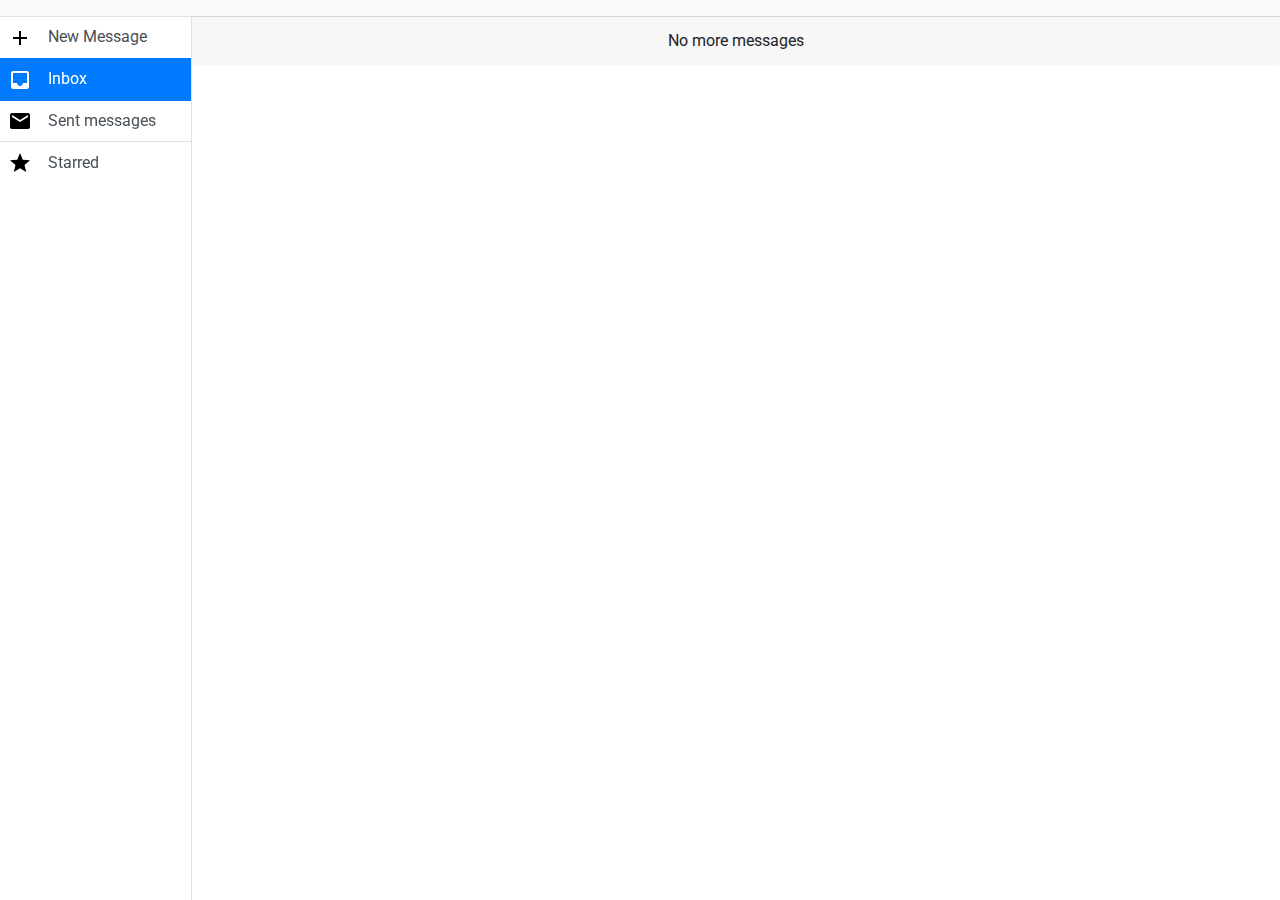
<file: csc309/team32-phase-1/messages_buyer.html>
<!DOCTYPE html>
<html lang="en">

<head>
    <meta charset="utf-8">
    <title>Messages | Market for the poor</title>
    <link rel="stylesheet" type="text/css" href="css/messages.css">
    <link rel="stylesheet" type="text/css" href="css/nav.css">
    <link href="https://fonts.googleapis.com/css?family=Roboto" rel="stylesheet">
    <meta name="viewport" content="width=device-width, initial-scale=1, shrink-to-fit=no">
    <!-- Bootstrap CSS -->
    <link rel="stylesheet" href="https://stackpath.bootstrapcdn.com/bootstrap/4.3.1/css/bootstrap.min.css" integrity="sha384-ggOyR0iXCbMQv3Xipma34MD+dH/1fQ784/j6cY/iJTQUOhcWr7x9JvoRxT2MZw1T"
        crossorigin="anonymous">
</head>

<body>
    <nav class="navbar sticky-top navbar-expand bg-light" id="topNav"></nav>  
    <div class="modal fade" id="modal" tabindex="-1" role="dialog" aria-labelledby="exampleModalLabel" aria-hidden="true"></div>
 
    <div class="container border-right border-top p-0" id="msgSideBar">
        <ul class="list-group list-group-flush">
            <a id='newMsg' href="#" class="list-group-item list-group-item-action d-flex align-items-center p-2">
                <span class="mr-3">
                        <svg xmlns="http://www.w3.org/2000/svg" width="24" height="24" viewBox="0 0 24 24" fill="black"><path d="M19 13h-6v6h-2v-6H5v-2h6V5h2v6h6v2z"/></svg>
                </span>
                <span class="d-none d-md-block">New Message</span>
            </a>
            <a id='inbox' href="#" class="list-group-item list-group-item-action d-flex align-items-center p-2 active">
                <span class="mr-3">
                    <svg xmlns="http://www.w3.org/2000/svg" width="24" height="24" viewBox="0 0 24 24">
                        <path d="M19 3H4.99c-1.11 0-1.98.89-1.98 2L3 19c0 1.1.88 2 1.99 2H19c1.1 0 2-.9 2-2V5c0-1.11-.9-2-2-2zm0 12h-4c0 1.66-1.35 3-3 3s-3-1.34-3-3H4.99V5H19v10z"
                            fill="white"/></svg>
                </span>
                <span class="d-none d-md-block">Inbox </span>
                <span id="inboxNum" class="badge badge-light ml-auto"></span>
            </a>
            <a id='sent' href="#" class="list-group-item list-group-item-action d-flex align-items-center p-2">
                <span class="mr-3">
                    <svg xmlns="http://www.w3.org/2000/svg" width="24" height="24" viewBox="0 0 24 24">
                        <path d="M20 4H4c-1.1 0-1.99.9-1.99 2L2 18c0 1.1.9 2 2 2h16c1.1 0 2-.9 2-2V6c0-1.1-.9-2-2-2zm0 4l-8 5-8-5V6l8 5 8-5v2z"
                            fill="black"/></svg>
                </span>
                <span class="d-none d-md-block">Sent messages </span>
                <span id="sentNum" class="badge badge-light ml-auto"></span>
            </a>
            <a id='starred' href="#" class="list-group-item list-group-item-action d-flex align-items-center p-2">
                <span class="mr-3">
                    <svg xmlns="http://www.w3.org/2000/svg" width="24" height="24" viewBox="0 0 24 24">
                        <path d="M12 17.27L18.18 21l-1.64-7.03L22 9.24l-7.19-.61L12 2 9.19 8.63 2 9.24l5.46 4.73L5.82 21z"
                            fill="black"/></svg>
                </span>
                <span class="d-none d-md-block">Starred </span>
                <span id='starredNum' class="badge badge-light ml-auto"></span>
            </a>
        </ul>
        <!-- <div class="card-footer">End of the filter</div> -->
    </div>

    <div class="list-group list-group-flush" id="mainContainer">
        <div class="card-footer text-center">No more messages</div>
    </div>

    <script src="https://code.jquery.com/jquery-3.2.1.slim.min.js" integrity="sha384-KJ3o2DKtIkvYIK3UENzmM7KCkRr/rE9/Qpg6aAZGJwFDMVNA/GpGFF93hXpG5KkN"
        crossorigin="anonymous"></script>
    <script src="https://cdnjs.cloudflare.com/ajax/libs/popper.js/1.12.9/umd/popper.min.js" integrity="sha384-ApNbgh9B+Y1QKtv3Rn7W3mgPxhU9K/ScQsAP7hUibX39j7fakFPskvXusvfa0b4Q"
        crossorigin="anonymous"></script>
    <script src="https://maxcdn.bootstrapcdn.com/bootstrap/4.0.0/js/bootstrap.min.js" integrity="sha384-JZR6Spejh4U02d8jOt6vLEHfe/JQGiRRSQQxSfFWpi1MquVdAyjUar5+76PVCmYl"
        crossorigin="anonymous"></script>

    <script type="text/javascript" src="js/nav_buyer.js"></script>
    <script type="text/javascript" src="js/post.js"></script>
    <script type="text/javascript" src="js/messages.js"></script>
    </body>
</html>
</file>
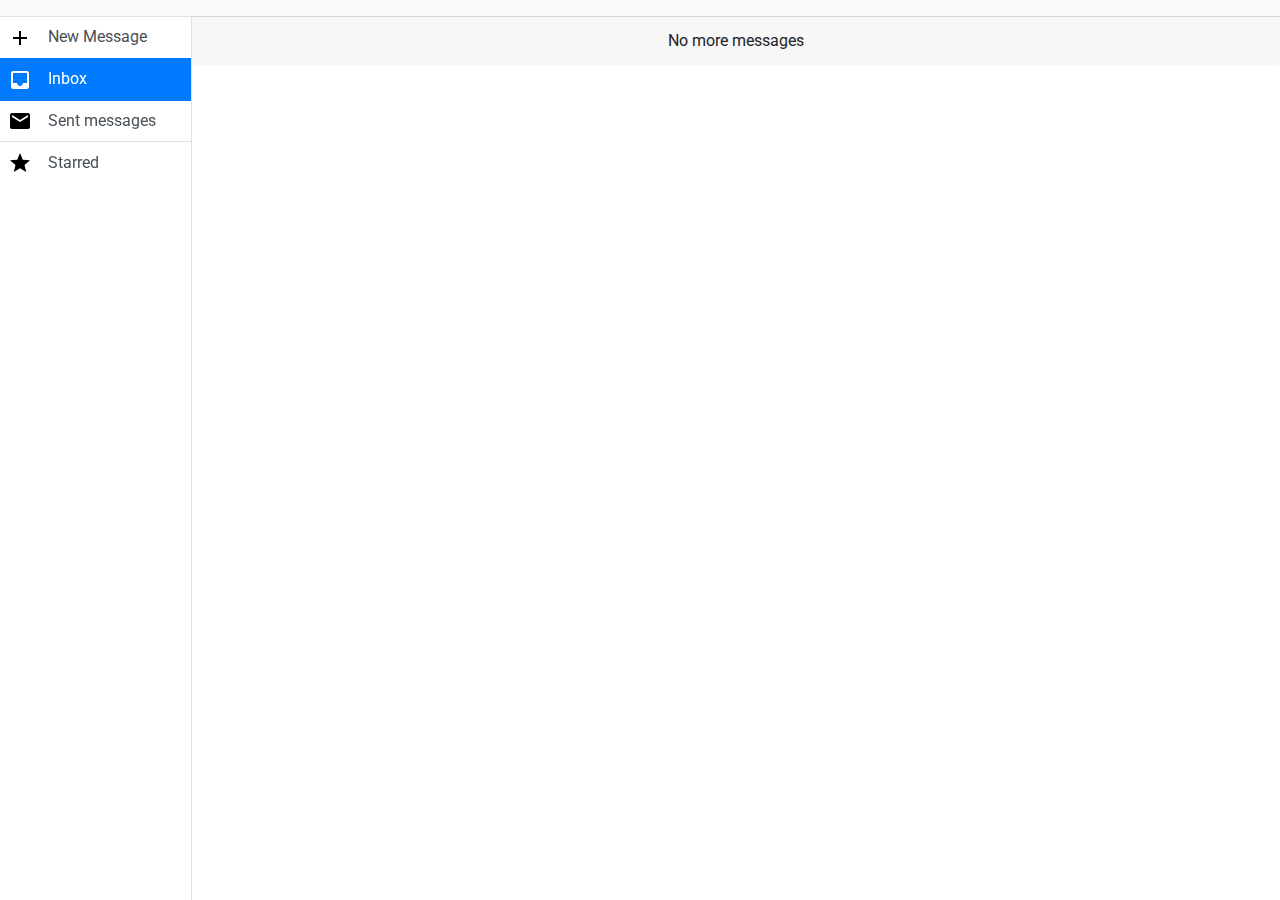
<file: csc309/team32-phase-1/messages_seller.html>
<!DOCTYPE html>
<html lang="en">

<head>
    <meta charset="utf-8">
    <title>Messages | Market for the poor</title>
    <link rel="stylesheet" type="text/css" href="css/messages.css">
    <link rel="stylesheet" type="text/css" href="css/nav.css">
    <link href="https://fonts.googleapis.com/css?family=Roboto" rel="stylesheet">
    <meta name="viewport" content="width=device-width, initial-scale=1, shrink-to-fit=no">
    <!-- Bootstrap CSS -->
    <link rel="stylesheet" href="https://stackpath.bootstrapcdn.com/bootstrap/4.3.1/css/bootstrap.min.css" integrity="sha384-ggOyR0iXCbMQv3Xipma34MD+dH/1fQ784/j6cY/iJTQUOhcWr7x9JvoRxT2MZw1T"
        crossorigin="anonymous">
</head>

<body>
    <nav class="navbar sticky-top navbar-expand bg-light" id="topNav"></nav>
    <div class="modal fade" id="modal" tabindex="-1" role="dialog" aria-labelledby="exampleModalLabel" aria-hidden="true"></div>

    <div class="container border-right border-top p-0" id="msgSideBar">
        <ul class="list-group list-group-flush">
            <a id='newMsg' href="#" class="list-group-item list-group-item-action d-flex align-items-center p-2">
                <span class="mr-3">
                    <svg xmlns="http://www.w3.org/2000/svg" width="24" height="24" viewBox="0 0 24 24">
                        <path d="M19 13h-6v6h-2v-6H5v-2h6V5h2v6h6v2z" fill="black"/></svg>
                </span>
                <span class="d-none d-md-block">New Message</span>
            </a>
            <a id='inbox' href="#" class="list-group-item list-group-item-action d-flex align-items-center p-2 active">
                <span class="mr-3">
                    <svg xmlns="http://www.w3.org/2000/svg" width="24" height="24" viewBox="0 0 24 24">
                        <path d="M19 3H4.99c-1.11 0-1.98.89-1.98 2L3 19c0 1.1.88 2 1.99 2H19c1.1 0 2-.9 2-2V5c0-1.11-.9-2-2-2zm0 12h-4c0 1.66-1.35 3-3 3s-3-1.34-3-3H4.99V5H19v10z"
                            fill="white"/></svg>
                </span>
                <span class="d-none d-md-block">Inbox </span>
                <span id="inboxNum" class="badge badge-light ml-auto"></span>
            </a>
            <a id='sent' href="#" class="list-group-item list-group-item-action d-flex align-items-center p-2">
                <span class="mr-3">
                    <svg xmlns="http://www.w3.org/2000/svg" width="24" height="24" viewBox="0 0 24 24">
                        <path d="M20 4H4c-1.1 0-1.99.9-1.99 2L2 18c0 1.1.9 2 2 2h16c1.1 0 2-.9 2-2V6c0-1.1-.9-2-2-2zm0 4l-8 5-8-5V6l8 5 8-5v2z"
                            fill="black"/></svg>
                </span>
                <span class="d-none d-md-block">Sent messages </span>
                <span id="sentNum" class="badge badge-light ml-auto"></span>
            </a>
            <a id='starred' href="#" class="list-group-item list-group-item-action d-flex align-items-center p-2">
                <span class="mr-3">
                    <svg xmlns="http://www.w3.org/2000/svg" width="24" height="24" viewBox="0 0 24 24">
                        <path d="M12 17.27L18.18 21l-1.64-7.03L22 9.24l-7.19-.61L12 2 9.19 8.63 2 9.24l5.46 4.73L5.82 21z"
                            fill="black"/></svg>
                </span>
                <span class="d-none d-md-block">Starred </span>
                <span id='starredNum' class="badge badge-light ml-auto"></span>
            </a>
        </ul>
    </div>

    <div class="list-group list-group-flush" id="mainContainer">
        <div class="card-footer text-center">No more messages</div>
    </div>

    <script src="https://code.jquery.com/jquery-3.2.1.slim.min.js" integrity="sha384-KJ3o2DKtIkvYIK3UENzmM7KCkRr/rE9/Qpg6aAZGJwFDMVNA/GpGFF93hXpG5KkN"
        crossorigin="anonymous"></script>
    <script src="https://cdnjs.cloudflare.com/ajax/libs/popper.js/1.12.9/umd/popper.min.js" integrity="sha384-ApNbgh9B+Y1QKtv3Rn7W3mgPxhU9K/ScQsAP7hUibX39j7fakFPskvXusvfa0b4Q"
        crossorigin="anonymous"></script>
    <script src="https://maxcdn.bootstrapcdn.com/bootstrap/4.0.0/js/bootstrap.min.js" integrity="sha384-JZR6Spejh4U02d8jOt6vLEHfe/JQGiRRSQQxSfFWpi1MquVdAyjUar5+76PVCmYl"
        crossorigin="anonymous"></script>

    <script type="text/javascript" src="js/nav_seller.js"></script>
    <script type="text/javascript" src="js/post.js"></script>
    <script type="text/javascript" src="js/messages.js"></script>
</body>

</html>
</file>
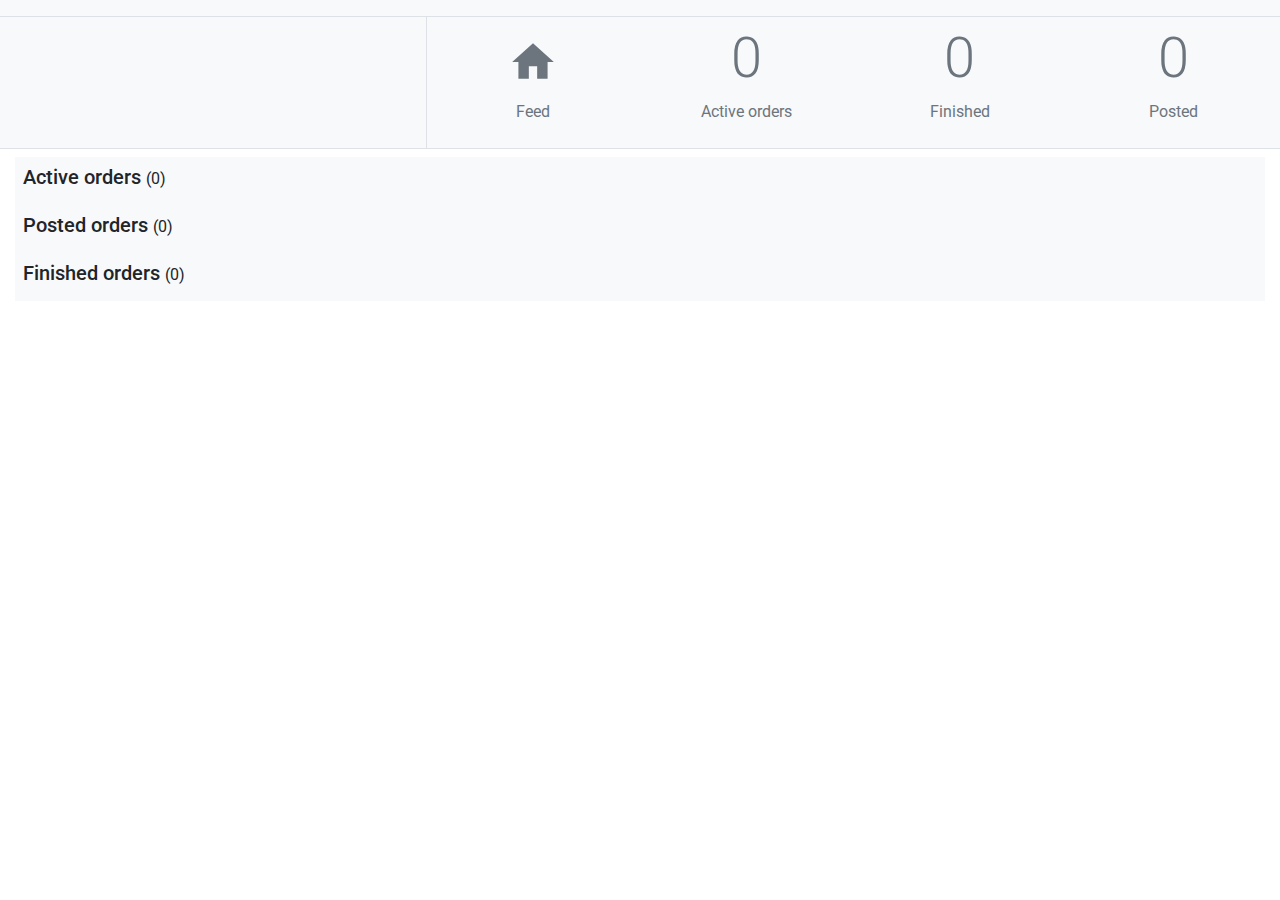
<file: csc309/team32-phase-1/orderpage_buyer.html>
<!DOCTYPE html>
<html lang="en">

<head>
    <meta charset="utf-8">
    <title>Orders | Market for the poor</title>
    <link rel="stylesheet" type="text/css" href="css/feedpage.css">
    <link rel="stylesheet" type="text/css" href="css/nav.css">
    <link href="https://fonts.googleapis.com/css?family=Roboto" rel="stylesheet">
    <meta name="viewport" content="width=device-width, initial-scale=1, shrink-to-fit=no">
    <!-- Bootstrap CSS -->
    <link rel="stylesheet" href="https://stackpath.bootstrapcdn.com/bootstrap/4.3.1/css/bootstrap.min.css" integrity="sha384-ggOyR0iXCbMQv3Xipma34MD+dH/1fQ784/j6cY/iJTQUOhcWr7x9JvoRxT2MZw1T"
        crossorigin="anonymous">
</head>

<body>
    <nav class="navbar sticky-top navbar-expand bg-light" id="topNav"></nav>
    <div class="modal fade" id="modal" tabindex="-1" role="dialog" aria-labelledby="exampleModalLabel" aria-hidden="true"></div>

    <div class="container-fluid">
        <div class="row mt-0 mb-2 border-bottom border-top bg-light" id="infoHeader">
            <!-- Jumbotron row -->
            <div class="col-md-4 border-right pt-3 text-secondary" id="dollarCol"></div>
            <div class="col-md-8" id="feedNavCol">
                <!-- Jumbo-button column -->
                <div class="row">
                    <!-- Button icon row -->
                    <a href="feedpage_buyer.html" class="col-3 nav-link text-secondary">
                        <div class="row">
                            <div class="col-md-12">
                                <h1 class="display-4 d-none d-lg-block text-center">
                                    <svg xmlns="http://www.w3.org/2000/svg" width="50" height="50" viewBox="0 0 24 24">
                                        <path d="M10 20v-6h4v6h5v-8h3L12 3 2 12h3v8z" fill="#6c757d" />
                                        <path d="M0 0h24v24H0z" fill="none" />
                                    </svg>
                                </h1>
                                <h1 class="display-4 d-lg-none d-md-block text-center">
                                    <svg xmlns="http://www.w3.org/2000/svg" width="40" height="40" viewBox="0 0 24 24">
                                        <path d="M10 20v-6h4v6h5v-8h3L12 3 2 12h3v8z" fill="#6c757d" />
                                        <path d="M0 0h24v24H0z" fill="none" />
                                    </svg>
                                </h1>
                            </div>
                        </div>
                        <div class="row">
                            <div class="col-md-12">
                                <p class="text-center" id="feedName">Feed</p>
                            </div>
                        </div>
                    </a>

                    <a href="orderpage_buyer.html#activeOrders" class="col-3 nav-link text-secondary">
                        <div class="row">
                            <div class="col-md-12">
                                <h1 class="display-4 d-none d-lg-block text-center activeNum">0</h1>
                                <h1 class="mt-3 d-lg-none d-md-block text-center activeNum">0</h1>
                            </div>
                        </div>
                        <div class="row">
                            <div class="col-md-12">
                                <p class="text-center">Active orders</p>
                            </div>
                        </div>
                    </a>

                    <a href="orderpage_buyer.html#finishedOrders" class="col-3 nav-link text-secondary">
                        <div class="row">
                            <div class="col-md-12">
                                <h1 class="display-4 d-none d-lg-block text-center finishedNum">0</h1>
                                <h1 class="mt-3 d-lg-none d-md-block text-center finishedNum">0</h1>
                            </div>
                        </div>
                        <div class="row">
                            <div class="col-md-12">
                                <p class="text-center">Finished</p>
                            </div>
                        </div>
                    </a>

                    <a href="orderpage_buyer.html#posted" class="col-3 nav-link text-secondary">
                        <div class="row">
                            <div class="col-md-12">
                                <h1 class="display-4 d-none d-lg-block text-center postedNum">0</h1>
                                <h1 class="mt-3 d-lg-none d-md-block text-center postedNum">0</h1>
                            </div>
                        </div>
                        <div class="row">
                            <div class="col-md-12">
                                <p class="text-center">Posted</p>
                            </div>
                        </div>
                    </a>
                </div> <!-- End of button icon row -->
            </div> <!-- End of Jumbo-button -->
        </div> <!-- End of Jumbotron row -->
        <div class="" id="orderContainer">
            <a class="activeContainer" name="activeOrders">
                <div class="p-2 bg-light sticky-top sticky-offset">
                    <h5>Active orders <small>(<span id="stickyActiveNum">0</span>)</small></h5>
                </div>
            </a>

            <a class="postContainer" name="posted">
                <div class="p-2 bg-light sticky-top sticky-offset">
                    <h5>Posted orders <small>(<span id="stickyPostNum">0</span>)</small></h5>
                </div>
            </a>

            <a class="finishContainer" name="finishedOrders">
                <div class="p-2 bg-light sticky-top sticky-offset">
                    <h5>Finished orders <small>(<span id="stickyFinishNum">0</span>)</small></h5>
                </div>
            </a>
        </div>

    </div>
    </div>
    <script src="https://code.jquery.com/jquery-3.2.1.slim.min.js" integrity="sha384-KJ3o2DKtIkvYIK3UENzmM7KCkRr/rE9/Qpg6aAZGJwFDMVNA/GpGFF93hXpG5KkN"
        crossorigin="anonymous"></script>
    <script src="https://cdnjs.cloudflare.com/ajax/libs/popper.js/1.12.9/umd/popper.min.js" integrity="sha384-ApNbgh9B+Y1QKtv3Rn7W3mgPxhU9K/ScQsAP7hUibX39j7fakFPskvXusvfa0b4Q"
        crossorigin="anonymous"></script>
    <script src="https://maxcdn.bootstrapcdn.com/bootstrap/4.0.0/js/bootstrap.min.js" integrity="sha384-JZR6Spejh4U02d8jOt6vLEHfe/JQGiRRSQQxSfFWpi1MquVdAyjUar5+76PVCmYl"
        crossorigin="anonymous"></script>

    <script type="text/javascript" src="js/nav_buyer.js"></script>
    <script type="text/javascript" src="js/post.js"></script>
    <script type="text/javascript" src="js/feedpage.js"></script>
    <script type="text/javascript" src="js/orderpage.js"></script>
</body>

</html>
</file>
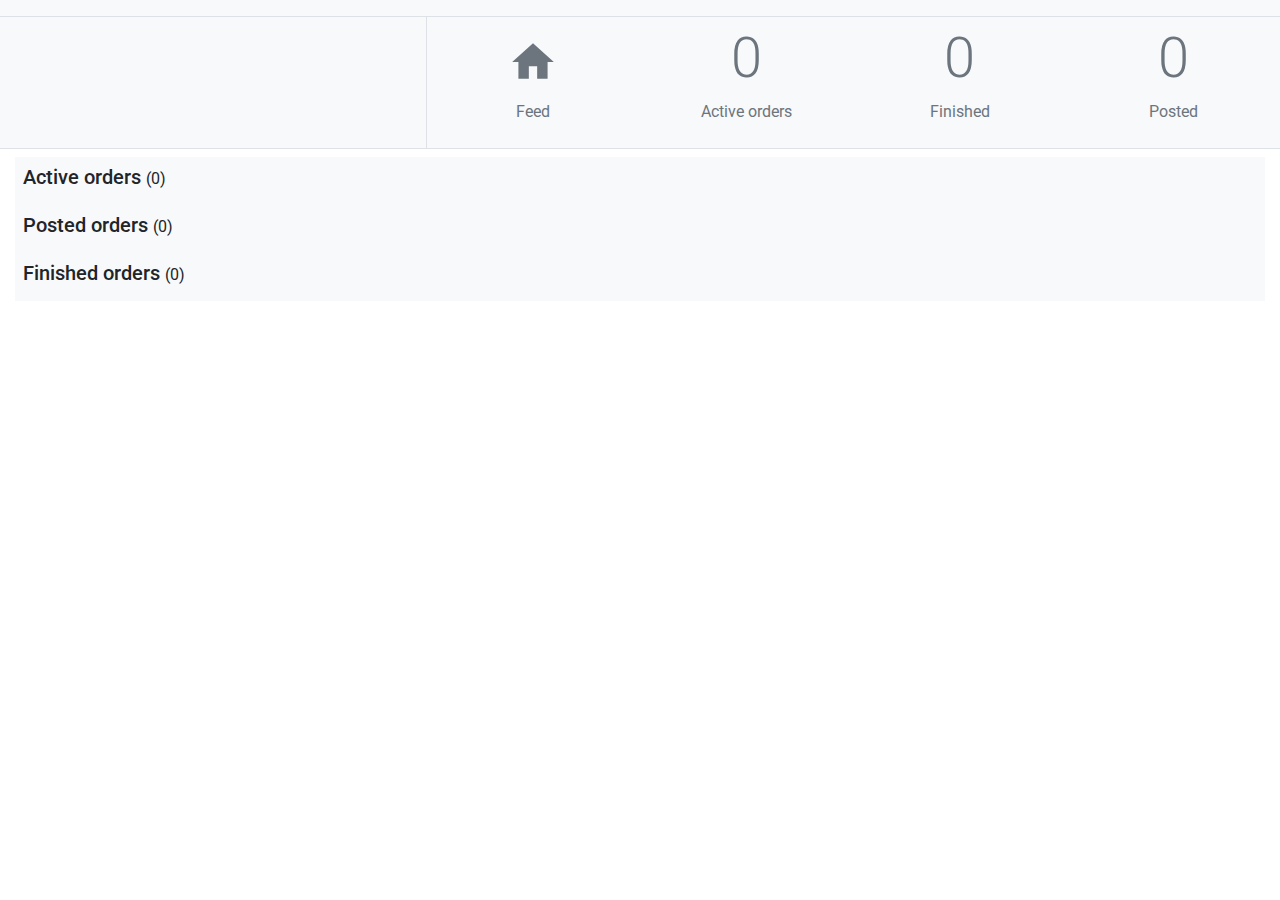
<file: csc309/team32-phase-1/orderpage_seller.html>
<!DOCTYPE html>
<html lang="en">

<head>
    <meta charset="utf-8">
    <title>Orders | Market for the poor</title>
    <link rel="stylesheet" type="text/css" href="css/feedpage.css">
    <link rel="stylesheet" type="text/css" href="css/nav.css">
    <link href="https://fonts.googleapis.com/css?family=Roboto" rel="stylesheet">
    <meta name="viewport" content="width=device-width, initial-scale=1, shrink-to-fit=no">
    <!-- Bootstrap CSS -->
    <link rel="stylesheet" href="https://stackpath.bootstrapcdn.com/bootstrap/4.3.1/css/bootstrap.min.css" integrity="sha384-ggOyR0iXCbMQv3Xipma34MD+dH/1fQ784/j6cY/iJTQUOhcWr7x9JvoRxT2MZw1T"
        crossorigin="anonymous">
</head>

<body>
    <nav class="navbar sticky-top navbar-expand bg-light" id="topNav"></nav>
    <div class="modal fade" id="modal" tabindex="-1" role="dialog" aria-labelledby="exampleModalLabel" aria-hidden="true"></div>

    <div class="container-fluid">
        <div class="row mt-0 mb-2 border-bottom border-top bg-light" id="infoHeader">
            <!-- Jumbotron row -->
            <div class="col-md-4 border-right pt-3 text-secondary" id="dollarCol"></div>
            <div class="col-md-8" id="feedNavCol">
                <!-- Jumbo-button column -->
                <div class="row">
                    <!-- Button icon row -->
                    <a href="feedpage_seller.html" class="col-3 nav-link text-secondary">
                        <div class="row">
                            <div class="col-md-12">
                                <h1 class="display-4 d-none d-lg-block text-center">
                                    <svg xmlns="http://www.w3.org/2000/svg" width="50" height="50" viewBox="0 0 24 24">
                                        <path d="M10 20v-6h4v6h5v-8h3L12 3 2 12h3v8z" fill="#6c757d" />
                                        <path d="M0 0h24v24H0z" fill="none" />
                                    </svg>
                                </h1>
                                <h1 class="display-4 d-lg-none d-md-block text-center">
                                    <svg xmlns="http://www.w3.org/2000/svg" width="40" height="40" viewBox="0 0 24 24">
                                        <path d="M10 20v-6h4v6h5v-8h3L12 3 2 12h3v8z" fill="#6c757d" />
                                        <path d="M0 0h24v24H0z" fill="none" />
                                    </svg>
                                </h1>
                            </div>
                        </div>
                        <div class="row">
                            <div class="col-md-12">
                                <p class="text-center" id="feedName">Feed</p>
                            </div>
                        </div>
                    </a>

                    <a href="orderpage_seller.html#activeOrders" class="col-3 nav-link text-secondary">
                        <div class="row">
                            <div class="col-md-12">
                                <h1 class="display-4 d-none d-lg-block text-center activeNum">0</h1>
                                <h1 class="mt-3 d-lg-none d-md-block text-center activeNum">0</h1>
                            </div>
                        </div>
                        <div class="row">
                            <div class="col-md-12">
                                <p class="text-center">Active orders</p>
                            </div>
                        </div>
                    </a>

                    <a href="orderpage_seller.html#finishedOrders" class="col-3 nav-link text-secondary">
                        <div class="row">
                            <div class="col-md-12">
                                <h1 class="display-4 d-none d-lg-block text-center finishedNum">0</h1>
                                <h1 class="mt-3 d-lg-none d-md-block text-center finishedNum">0</h1>
                            </div>
                        </div>
                        <div class="row">
                            <div class="col-md-12">
                                <p class="text-center">Finished</p>
                            </div>
                        </div>
                    </a>

                    <a href="orderpage_seller.html#posted" class="col-3 nav-link text-secondary">
                        <div class="row">
                            <div class="col-md-12">
                                <h1 class="display-4 d-none d-lg-block text-center postedNum">0</h1>
                                <h1 class="mt-3 d-lg-none d-md-block text-center postedNum">0</h1>
                            </div>
                        </div>
                        <div class="row">
                            <div class="col-md-12">
                                <p class="text-center">Posted</p>
                            </div>
                        </div>
                    </a>
                </div> <!-- End of button icon row -->
            </div> <!-- End of Jumbo-button -->
        </div> <!-- End of Jumbotron row -->
        <div class="" id="orderContainer">
            <a class="activeContainer" name="activeOrders">
                <div class="p-2 bg-light sticky-top sticky-offset">
                    <h5>Active orders <small>(<span id="stickyActiveNum">0</span>)</small></h5>
                </div>
            </a>

            <a class="postContainer" name="posted">
                <div class="p-2 bg-light sticky-top sticky-offset">
                    <h5>Posted orders <small>(<span id="stickyPostNum">0</span>)</small></h5>
                </div>
            </a>

            <a class="finishContainer" name="finishedOrders">
                <div class="p-2 bg-light sticky-top sticky-offset">
                    <h5>Finished orders <small>(<span id="stickyFinishNum">0</span>)</small></h5>
                </div>
            </a>
        </div>

    </div>
    </div>
    <script src="https://code.jquery.com/jquery-3.2.1.slim.min.js" integrity="sha384-KJ3o2DKtIkvYIK3UENzmM7KCkRr/rE9/Qpg6aAZGJwFDMVNA/GpGFF93hXpG5KkN"
        crossorigin="anonymous"></script>
    <script src="https://cdnjs.cloudflare.com/ajax/libs/popper.js/1.12.9/umd/popper.min.js" integrity="sha384-ApNbgh9B+Y1QKtv3Rn7W3mgPxhU9K/ScQsAP7hUibX39j7fakFPskvXusvfa0b4Q"
        crossorigin="anonymous"></script>
    <script src="https://maxcdn.bootstrapcdn.com/bootstrap/4.0.0/js/bootstrap.min.js" integrity="sha384-JZR6Spejh4U02d8jOt6vLEHfe/JQGiRRSQQxSfFWpi1MquVdAyjUar5+76PVCmYl"
        crossorigin="anonymous"></script>

    <script type="text/javascript" src="js/nav_seller.js"></script>
    <script type="text/javascript" src="js/post.js"></script>
    <script type="text/javascript" src="js/feedpage.js"></script>
    <script type="text/javascript" src="js/orderpage.js"></script>
</body>

</html>
</file>
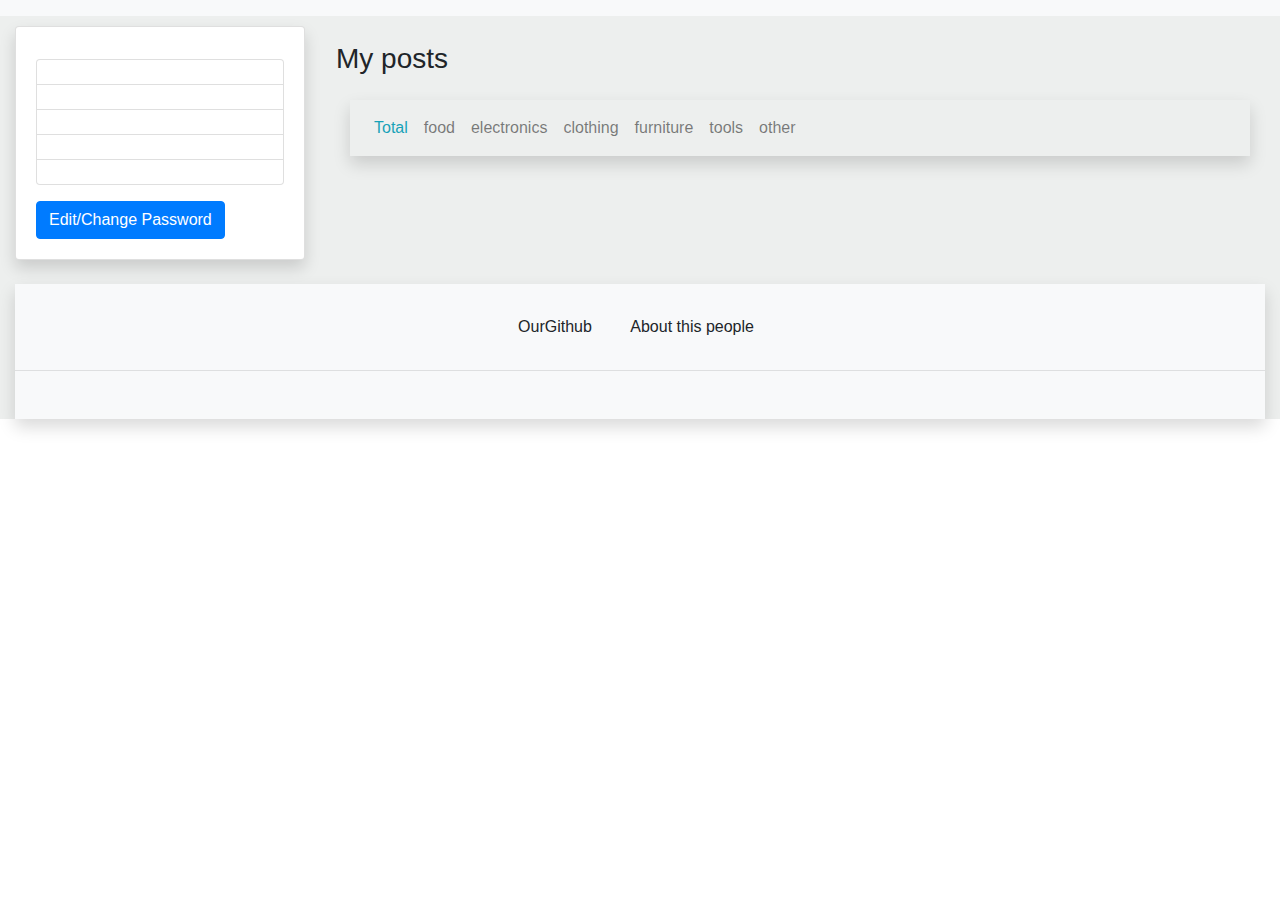
<file: csc309/team32-phase-1/profile_buyer.html>
<!DOCTYPE html>
<html lang="en">

<head>
    <meta charset="UTF-8">
    <title>Profile</title>
    <meta name="viewport" content="width=device-width, initial-scale=1, shrink-to-fit=no">
    <link rel="stylesheet" type="text/css" href="css/nav.css">
    <!-- Bootstrap CSS -->
    <link rel="stylesheet" href="https://stackpath.bootstrapcdn.com/bootstrap/4.3.1/css/bootstrap.min.css" crossorigin="anonymous">
    <link rel="stylesheet" href="css/profile.css">

</head>

<body>
    <!--navigation bar-->
    <nav class="navbar sticky-top navbar-expand bg-light" id="topNav"></nav>
    <div class="modal fade" id="modal" tabindex="-1" role="dialog" aria-labelledby="exampleModalLabel" aria-hidden="true"></div>



    <div class="container-fluid" id="profile-all">
        <div class="row">
            <!--profile part-->
            <div class="col-md-3">
                <div class="card shadow">
                    <img class="card-img-top" id="profileImage">
                    <div class="card-body" id="profile-card-body">
                        <h5 class="card-title" id="userName"></h5>
                        <ul class="list-group ">
                            <li class="list-group-item" id="email"></li>
                            <li class="list-group-item" id="phone"></li>
                            <li class="list-group-item" id="status"></li>
                            <li class="list-group-item" id="buyerOrSeller"></li>
                            <li class="list-group-item" id="userDescription"></li>
                        </ul>
                        <!-- <p class="card-text" id="userDescription"></p> -->
                        <button type="button" class="btn btn-primary mt-3" id="editBtn">Edit/Change Password</button>
                    </div>
                </div>
            </div>

            <!--post part-->
            <div class="col-md-9" id="post-part">
                <div class="row p-3 d-none d-md-block">
                    <h3>My posts</h3>
                </div>
                <div class="row p-3 pt-5 d-none d-sm-block d-md-none text-center">
                    <h3>My posts</h3>
                </div>
                <div class="container-fluid">

                    <!--Nav bar-->
                    <nav class="navbar navbar-expand navbar-light  shadow" id="post-nav-bar">


                        <!-- Collapsible content -->
                        <div class="collapse navbar-collapse " id="productsNav">

                            <!-- Links -->
                            <ul class="navbar-nav mr-auto" id="filter-apply-nav">
                                <li class="nav-item">
                                    <a class="nav-link text-info" id="Total">Total</a>

                                </li>
                                <li class="nav-item">
                                    <a class="nav-link" id="food">food</a>
                                </li>
                                <li class="nav-item">
                                    <a class="nav-link" id="electronics">electronics</a>
                                </li>
                                <li class="nav-item">
                                    <a class="nav-link" id="clothing">clothing</a>
                                </li>
                                <li class="nav-item">
                                    <a class="nav-link" id="furniture">furniture</a>
                                </li>
                                <li class="nav-item">
                                    <a class="nav-link" id="tools">tools</a>
                                </li>
                                <li class="nav-item">
                                    <a class="nav-link text-waring" id="other">other</a>
                                </li>

                            </ul>

                        </div>
                    </nav>

                    <!--Section: Product display-->
                    <section class="text-center mb-4 " id="post-TwoRow">

                    </section>


                    <!--Pagination-->
                    <nav class="d-flex justify-content-center wow fadeIn">
                        <ul class="pagination pg-blue page-item" id="pagenav">

                        </ul>
                    </nav>
                    <!--Pagination-->

                </div>


            </div>



        </div>
        <!--Footer-->
        <footer class="page-footer text-center font-small mt-4  fadeIn bg-light shadow">

            <!--Call to action-->
            <div class="pt-4">
                <a class="btn btn-outline-white" href="" target="_blank" role="button">OurGithub
                    <i class="fas fa-download ml-2"></i>
                </a>
                <a class="btn btn-outline-white" href="" target="_blank" role="button">About this people
                    <i class="fas fa-graduation-cap ml-2"></i>
                </a>
            </div>
            <!--/.Call to action-->

            <hr class="my-4">

            <!-- Social icons -->
            <div class="pb-4">


            </div>
            <!-- Social icons -->




        </footer>
        <div id="editFormContainer">
        </div>
    </div>


    <script src="https://code.jquery.com/jquery-3.2.1.slim.min.js" integrity="sha384-KJ3o2DKtIkvYIK3UENzmM7KCkRr/rE9/Qpg6aAZGJwFDMVNA/GpGFF93hXpG5KkN"
        crossorigin="anonymous"></script>
    <script src="https://cdnjs.cloudflare.com/ajax/libs/popper.js/1.12.9/umd/popper.min.js" integrity="sha384-ApNbgh9B+Y1QKtv3Rn7W3mgPxhU9K/ScQsAP7hUibX39j7fakFPskvXusvfa0b4Q"
        crossorigin="anonymous"></script>
    <script src="https://maxcdn.bootstrapcdn.com/bootstrap/4.0.0/js/bootstrap.min.js" integrity="sha384-JZR6Spejh4U02d8jOt6vLEHfe/JQGiRRSQQxSfFWpi1MquVdAyjUar5+76PVCmYl"
        crossorigin="anonymous"></script>

    <script type="text/javascript" src="js/nav_buyer.js"></script>
    <script type="text/javascript" src="js/profile.js"></script>
    <script type="text/javascript" src="js/post.js"></script>
</body>

</html>
</file>
<file: csc309/e1/e1_style.css>
/*** Exercise 1: Twitter CSS ***/

/*
#### You should not have to change the given property values. ###
*/


/*** Completed body style below ***/
body {
	background-color: #e6ecf0;
	margin: 0;
	font-family: "Helvetica Neue", Helvetica, sans-serif;
}

/*** Removes default style from links ***/
a {
 	text-decoration: none;
 	color: black;
}

/***********************************************
********** Add to the selectors below **********
************************************************/

/* You only need to add where it says "Add properties below" */


/*** Header and banner styles below ***/

#header {
	padding: 5px;
	background-color: white;

}

.birdLogo {

	/* Add properties below */
	width: 30px;
	margin-left: 40px;
	height:auto ;
	display: inline;

	background-color: white;

}

.bannerPic {
	display: block;
	width: 100%;
	/* I think better let width 1500px, height 500px*/
	/*width: 1500px;*/

	/* Add properties below */
	height: 300px;
	background-color: white;
	
}


/*** Profile Statistics Bar styles below ***/

#profileStats {
	padding: 5px;
	background-color: white;

}

#profileStats ul {
	padding: 3px;
	
	/* Add properties below */
	margin: 0px 0px 0px 390px;
}

#profileStats ul li {
	margin-right: 20px;
	font-weight: bold;
	list-style: none; /* Gets rid of list bullet points */
	text-align: center;
	
	/* Add a proper display property: We want the stats to have 
	a height, but also appear side-by-side */

	/*display: ;*/
	display: inline-block;
}

.profileStatsNumber {
	display: block;
	
	/* Add properties below */
	font-size: 150%;

}


/*** Profile info box styles below ***/

#profileInfo {
	background-color: white;
	padding: 10px;
	
	/* Add properties below */
	margin-top: 20px;
	margin-left: 50px;
	width: 300px;
	min-height: 300px ;
	float:left;

}


/*** Timeline styles below ***/

#timeline {
	border-radius: 10px;
	background-color: white;

	/* Add properties below */
	margin-top: 20px;
	margin-left: 390px;
	width: 600px;


}

.timelineHeader {
	border-bottom: 1px solid grey;

}


.timelineHeader ul {
	margin: 0px;
}

.timelineHeader ul li {
	padding: 10px;
	margin-right: 20px;
	font-size: 150%;
	font-weight: bold;

	/* Add properties below */
	display: inline-block;
	

}


/*** Tweet styles below ***/

.tweet {
	background-color: white;
	
	/* Add properties below */

	overflow: auto;
}

/* For the div that holds the tweet icon */
.tweetIconContainer {

	/* Add properties below */
	float: left;
	width: 80px;
}

.tweetIcon {

	/* Add properties below */
	height: 60px;
	width: 60px;
	border-radius: 50%;
	margin: 10px;
}

.tweetContent {
	margin: 0px;

	/* Add properties below */
	float:left;


}


/* For pictures inside tweets (like the Robarts pic) */
.tweetContentPicture {
	/* Add properties below */
	max-width: 500px;
}


/* Style the big profile picture circle here. */
#bigProfilePicCircle {
	/* Add properties below */
	top: 230px;
	left: 100px;
	width: 200px;
	border-style: solid;
	border-color: white;
	border-radius: 50%;
	position: absolute;
}


/** Some font color classes for you to use. **/
.grey {
	color: grey;
}


.hashtag {
	color: #5088e9;
}

/* add extra features for @handle and User-name */
span.grey{
	font-weight: bold;
}

.large-bold{
	font-size: larger;
	font-weight: bold;
}

/*enhancement css*/
#your_trending_info{
	background-color: white;
	padding: 10px;

	/* Add properties below */
	top: 750px;
	left:50px;
	width: 300px;
	min-height: 300px ;
	position: absolute;

}
ul {
	list-style-type: none;
}

.list_tile{
	margin: 20px 20px 20px 20px;
}

span.hashtag{
	font-size: large;
	font-weight: bold;
}
</file>
<file: csc309/e2/e2_style.css>
body {
	background-color: #dce3ed;
	margin-left: 20px;
	font-family: "Helvetica Neue", Helvetica, sans-serif;
}

table, td, th {
	border-collapse: collapse;
	border: 1px solid black;
}

td, th {
	min-width: 200px;
}

h4 {
	margin-top: 5px;
	margin-bottom: 2px;
}

.patron {
	border: 1px solid black;
	padding: 10px;
	max-width: 1000px;
	margin-top: 10px;
}

.patron p {
	margin: 2px;
}


.patron span {
	font-weight: bold;
}

#bookInfo p {
	font-weight: bold;
}

#bookInfo span {
	font-weight: normal;
	color: black;
}

.green {
	color: green;
}

.red {
	color: red;
}
</file>
<file: csc309/team32-phase-1/css/admin.css>
.inline {
    display: inline-block;
}

.light {
    background-color: lightgrey;
}

button {
    width: 70px;
}

/* #container-fluid {
    min-width: 1000px !important;
}

#headerSection {
    min-width: 1000px;
}
body {
    min-width: 1000px;
} */
</file>
<file: csc309/team32-phase-1/css/feedpage.css>
body {
    font-family: 'Roboto';
}

.product {
    min-height: 200px;
}

.product img {
    max-height: 200px;
    max-width: 100px;
    object-fit: scale-down;
    /* max-width: 100px; */
}

.order img {
    /* width: auto; */
    /* max-width: 100px; */
    width: 100px;
    object-fit: scale-down;
}

img.avatar {
    width: 80px;
}

.sticky-offset {
    top: 5em!important;
    z-index: 900!important;
}
</file>
<file: csc309/team32-phase-1/css/nav.css>
#searchrResultModal {
    position: fixed!important;
    /* top: 2.5em!important; */
    /* left: 2em!important; */
    z-index: 10040;
    width: 600px;
    min-height: 200px;
    max-height: 600px;
    overflow: auto;
    overflow-y: auto;
}

#hiddenUpload {
    display: none;
}

#uploadPreview {
    max-height: 200px;
    overflow: scroll;
}

#uploadPreview img {
    margin: 20px;
    height: 60px;
    width: auto;
}

.modal-body {
    max-height: 300px;
    overflow: scroll;
}

.result img {
    /* max-width: 100px; */
    width: 100%;
    object-fit: scale-down;
}

.modal-backdrop {
    background-color: rgba(0,0,0,.0001) !important;
}
</file>
<file: csc309/team32-phase-1/css/login.css>
/* body {
    background: #f1f1f1
}

container {
    background-color:#f1f1f1;
} */

h1{
    text-align: center;
}

/* Bordered form */
form {
    /* border: 3px solid #f1f1f1; */
    display: -webkit-box;
    display: -webkit-flex;
    display: -moz-box;
    display: -ms-flexbox;
    display: flex;
    flex-wrap: wrap;
}

/* Full-width inputs */
input[type=text], input[type=password], input[type=repeat_password] {
    width: 100%;
    padding: 10px 20px;
    margin: 10px 10px;
    display: inline-block;
    border: 1px solid #ccc;
    box-sizing: border-box;
}

/* Set a style for all buttons */
button {
    /* background-color: #4CAF50; */
    color: white;
    padding: 14px 20px;
    margin: 8px 0;
    border: none;
    cursor: pointer;
    width: 100%;
}

/* Add a hover effect for buttons */
button:hover {
    opacity: 0.8;
}

/* Add padding to containers */
.container {
    padding: 16px;
}

/* The "Forgot password" text */
span.psw {
    float: right;
    /*padding-top: 16px;*/
}

/* Change styles for span and cancel button on extra small screens */
@media screen and (max-width: 300px) {
    span.psw {
        display: block;
        float: none;
    }
}

label {
    display: block;
}
</file>
<file: csc309/team32-phase-1/css/messages.css>
#msgSideBar {
    height: 100%;
    width: 12em;
    position: fixed;
    z-index: 1;
    left: 0;
    overflow-x: hidden;
}

#mainContainer {
    position: relative;
    padding-left: 12em;
}

img.avatar {
    width: 60px;
}

@media screen and (max-width: 768px) {
    #msgSideBar {
        width: 4.5em;
    }
    
    #mainContainer {
        padding-left: 4.5em;
    }
}

#text-truncate {
    max-width: 90%;
}

a {
    cursor: pointer !important;
}
</file>
<file: csc309/team32-phase-1/css/profile.css>
/* 

@media (max-width: 740px) {
    html,
    body,
    header

}

@media (min-width: 800px) and (max-width: 850px) {
    html,
    body,
    header

} */

.postCard {
    max-height: 500px;
}

.image-constrain{
    width: 100%;
}

.image-constrain img {
    /*width: 100%;*/
    /*height: auto;*/
    /*max-width: 310px;*/
    height: 200px;
    object-fit: contain;
}

#profile-all{
    background-color: #EDEFEE;
}

#description{
    margin: 10px;
}


.row{
    padding-top: 10px;
}

.container {
    background-color:#f1f1f1;
    width: 400px;
}

h1{
    text-align: center;
}

/* Bordered form */
.editForm {
    border: 3px solid #f1f1f1;
    /* display: -webkit-box; */
    /* display: -webkit-flex; */
    /* display: -moz-box; */
    /* /* display: -ms-flexbox; */
    display: flex; 
    /* flex-wrap: wrap; */
    width: 400px;
    position: fixed;
    top: 90px;
    left: 400px;
    background-color: #fff;
    border: 1px solid black;
    z-index: 5;

}

.container span {
    width: 90px;
}
/* Full-width inputs */
.container input, .container textarea {
    /* width: 100%; */
    width: 230px;
    padding: 10px 10px;
    margin: 10px 10px;
     /* display: inline-block; */
    border: 1px solid #ccc;
    /* box-sizing: border-box; */
}
/* Set a style for all buttons */
.container button {
    background-color: #4CAF50;
    color: white;
    padding: 10px 10px;
    margin: auto 0;
    border: none;
    cursor: pointer;
    width: 50%;
    
}
#editButtonContainer {
    text-align: center;
}
/* Add a hover effect for buttons */
.container button:hover {
    opacity: 0.8;
}

/* Add padding to containers */
.container {
    padding: 16px;
}

#popUpMsg {
    border-radius: 10px;
    padding: 10px;
    border: 1px solid grey;
    position: fixed;
    top: 225px;
    left: 400px;
    background-color: lightgrey;
    display: none;
}

a {
    z-index: 1;
}
</file>
